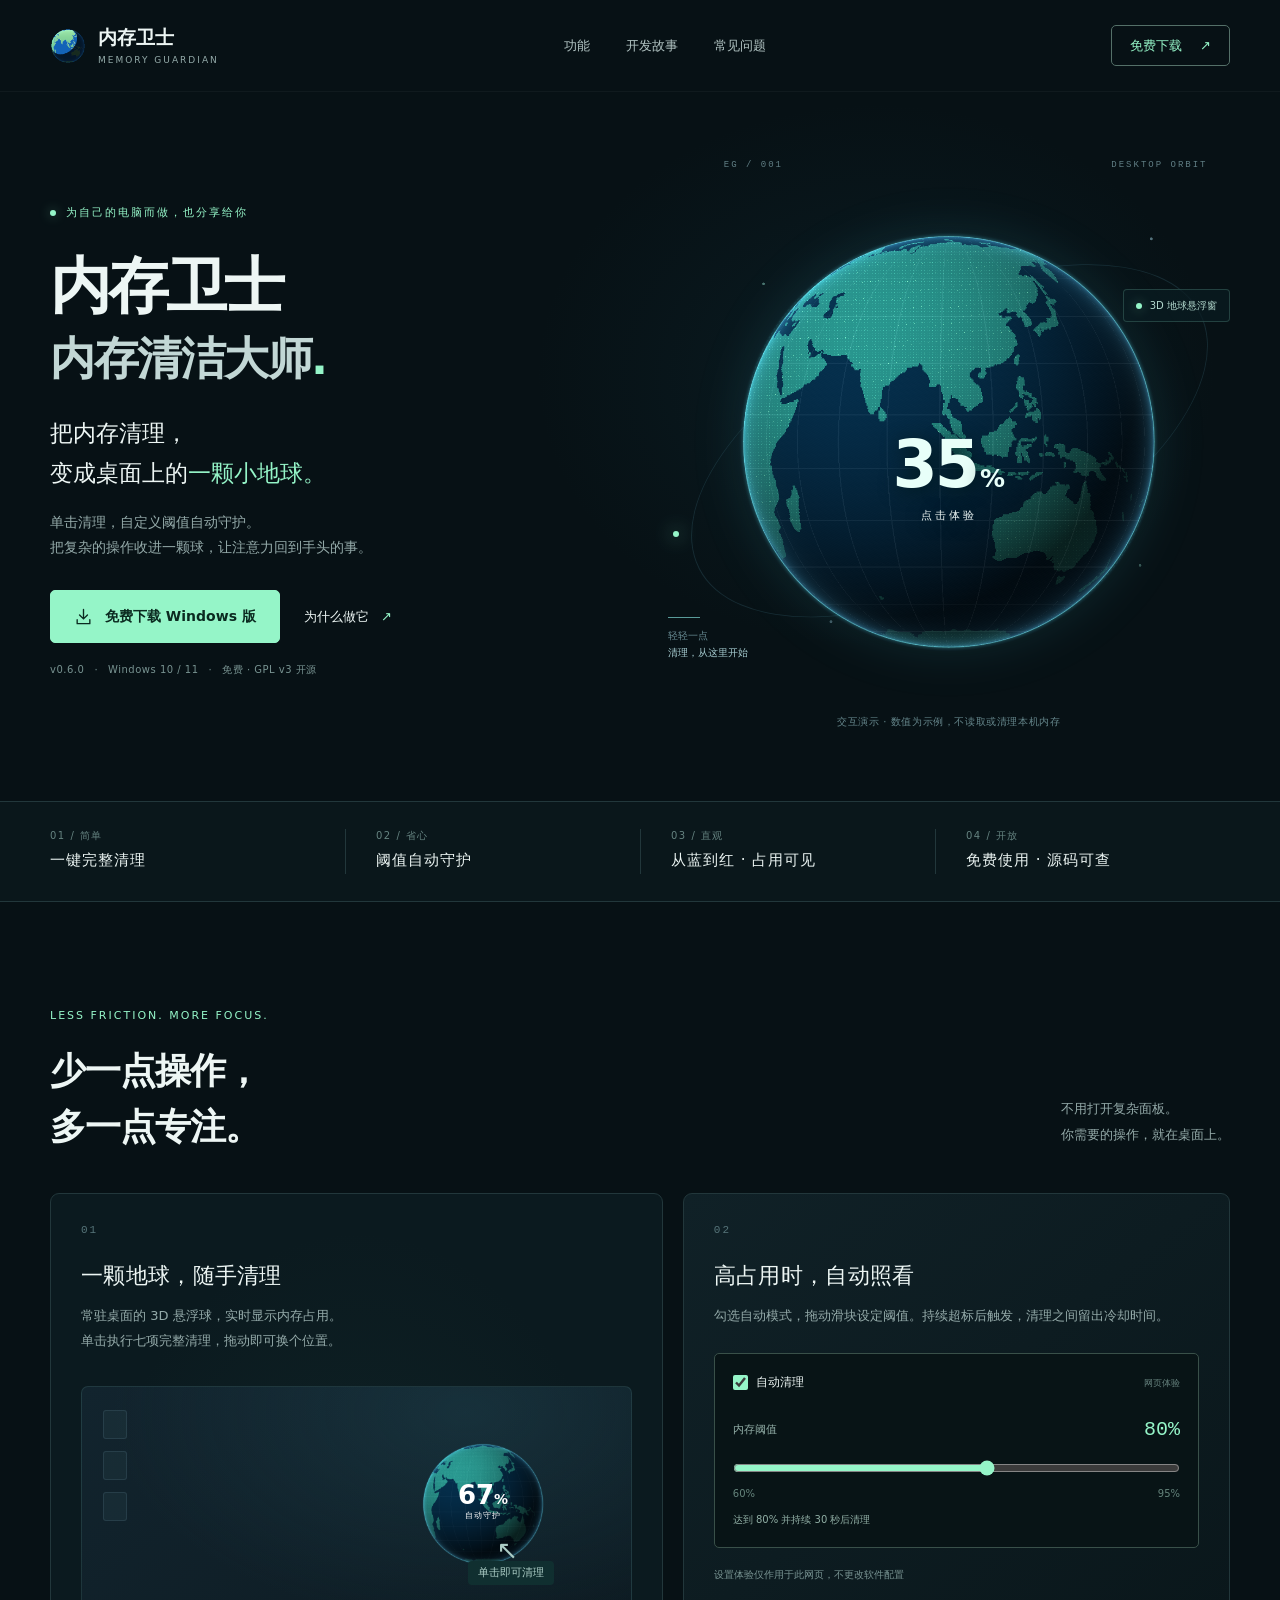
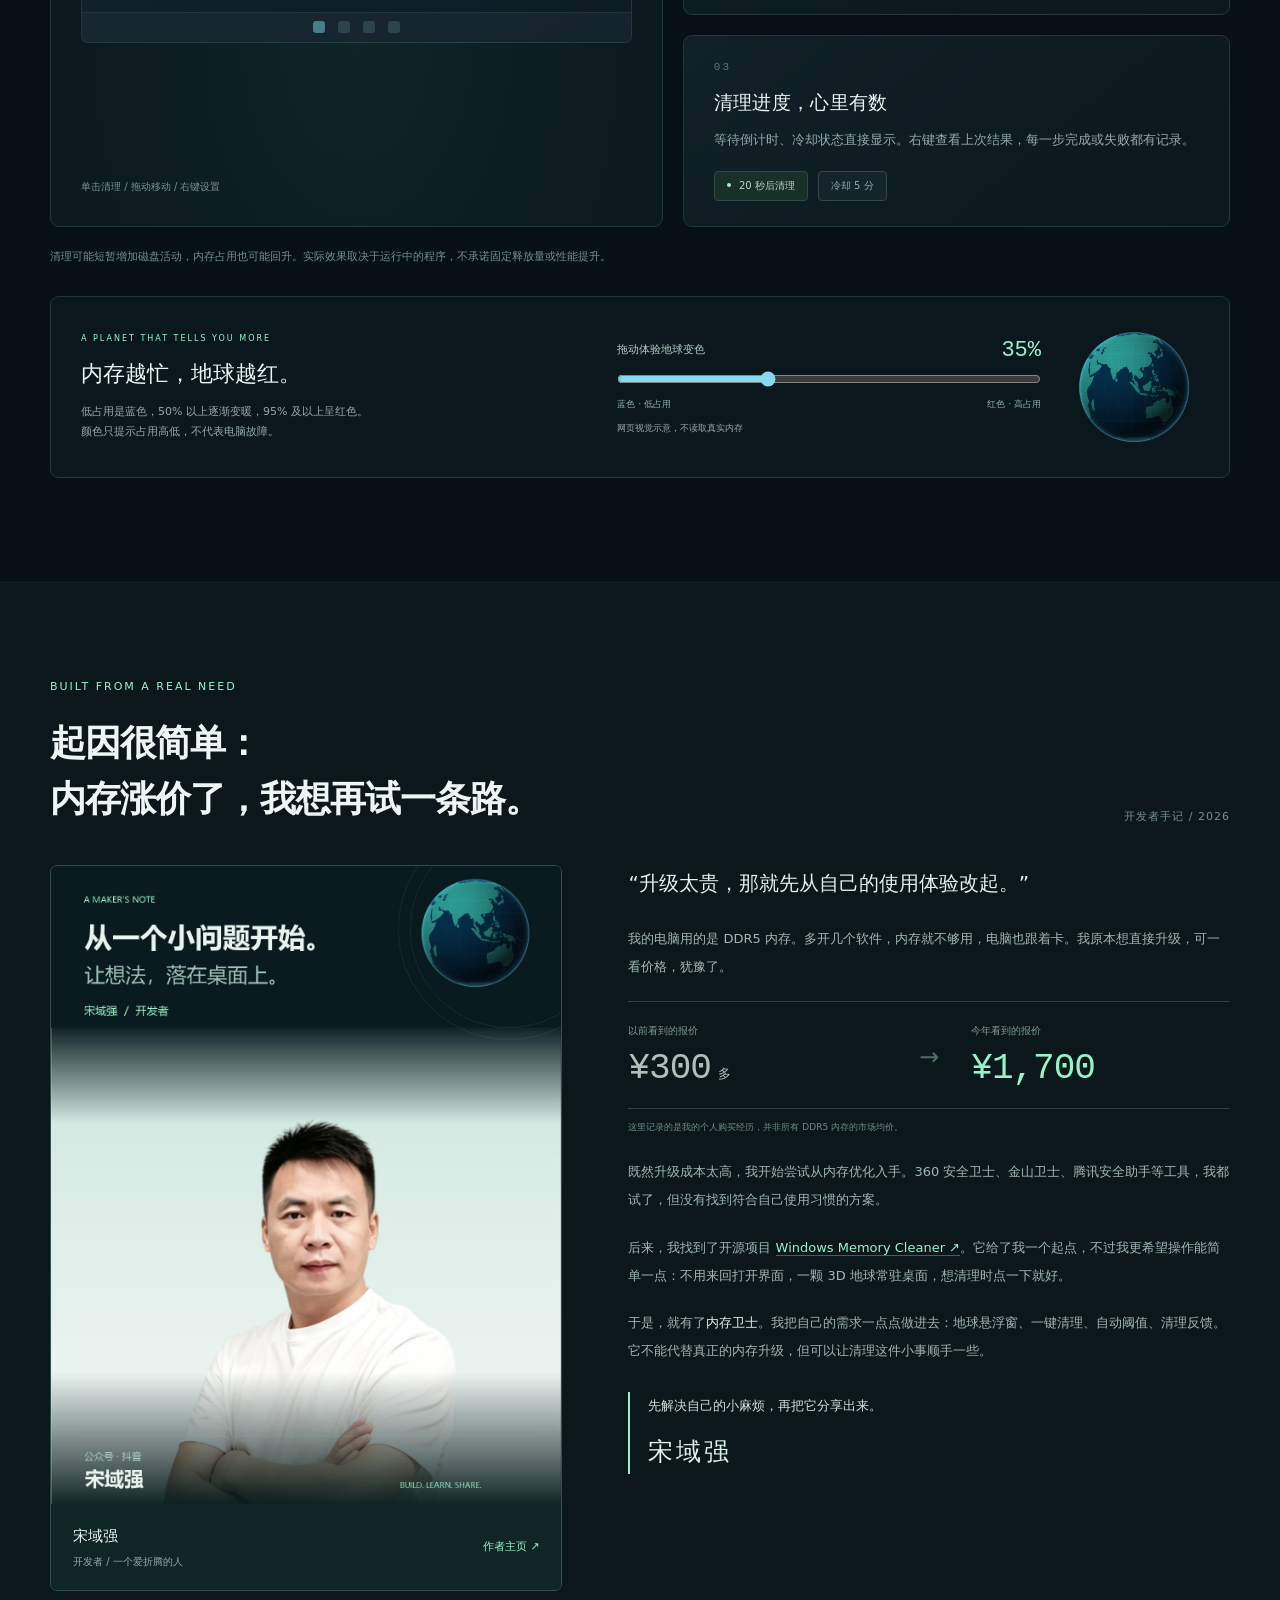
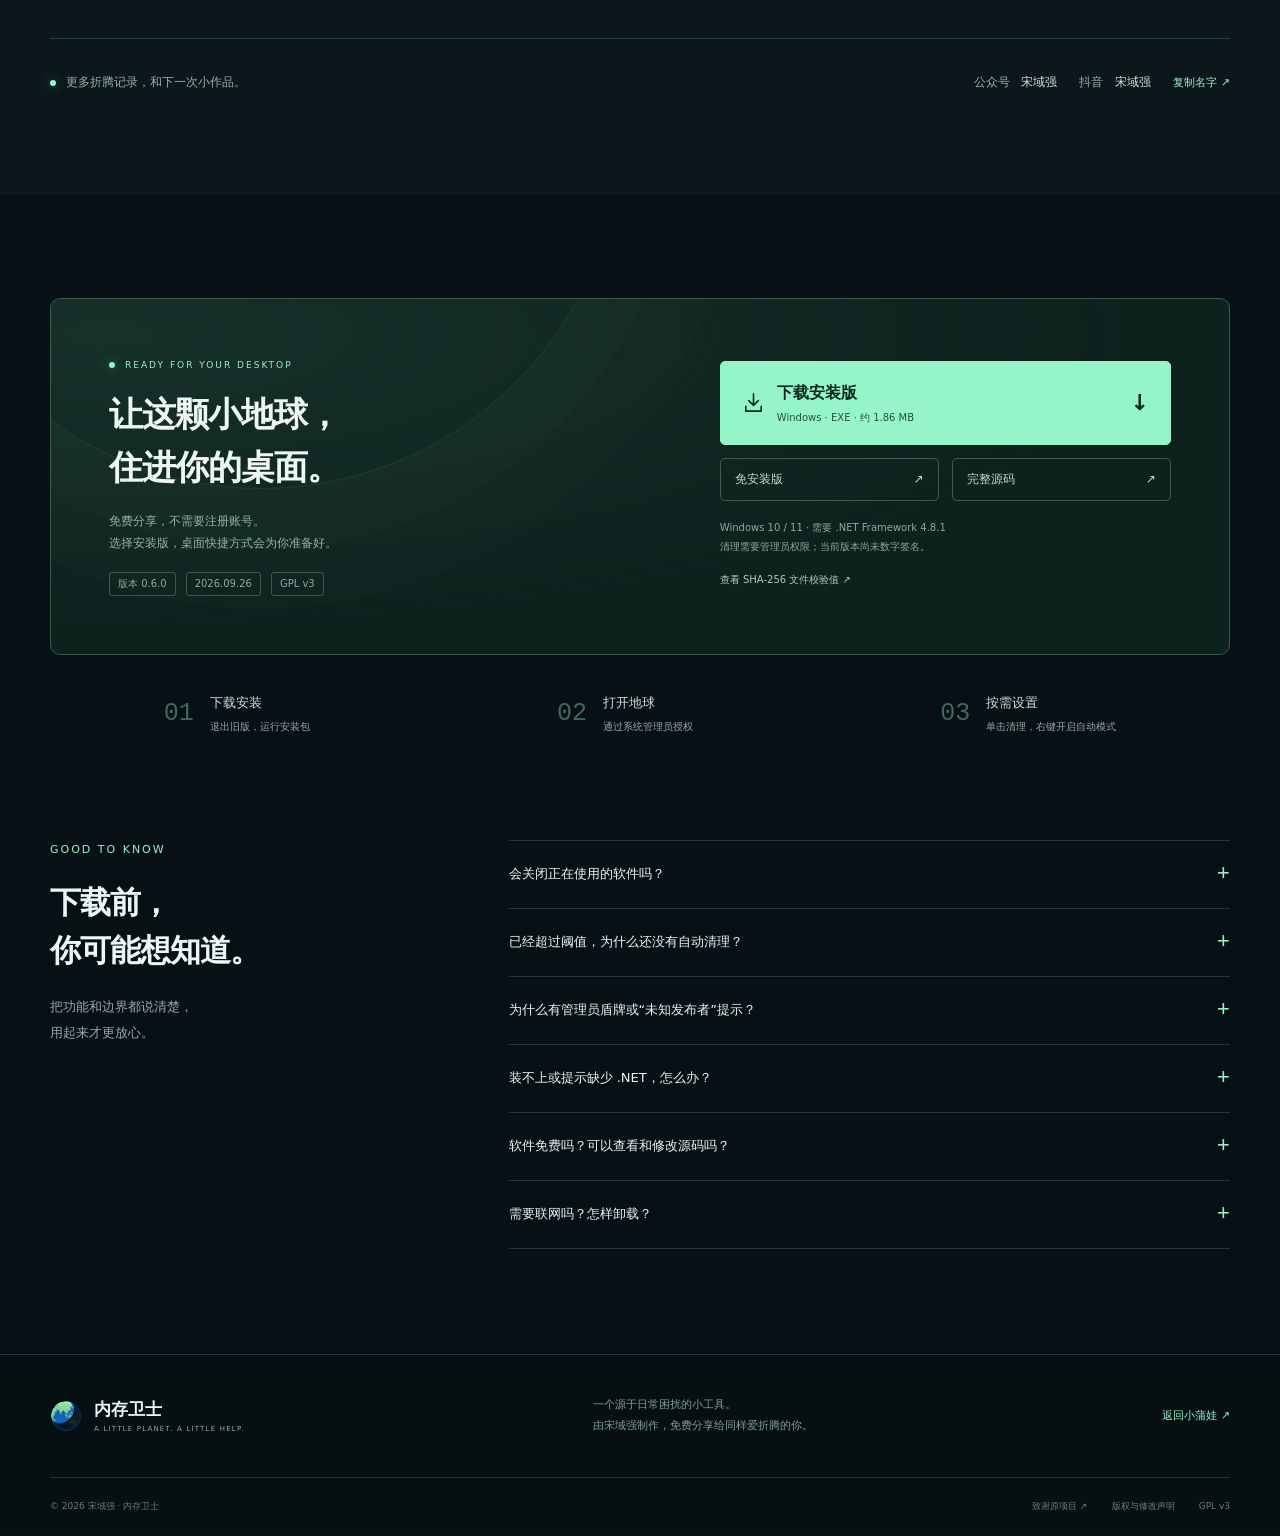
<file: website/earth-guardian/index.html>
<!doctype html>
<html lang="zh-CN">
<head>
  <meta charset="utf-8">
  <meta name="viewport" content="width=device-width, initial-scale=1">
  <meta name="theme-color" content="#071115">
  <title>内存卫士——内存清洁大师 | 宋域强的免费开源桌面工具</title>
  <meta name="description" content="内存卫士，一颗常驻 Windows 桌面的 3D 地球。单击清理内存，自定义阈值自动守护。宋域强基于 Windows Memory Cleaner 开发，免费开源，提供安装包和完整源码。">
  <meta property="og:title" content="内存卫士——内存清洁大师">
  <meta property="og:description" content="一颗小地球，守护你的桌面。宋域强的免费开源 Windows 内存清理工具。">
  <meta property="og:type" content="website">
  <meta property="og:url" content="https://www.xiaopuwa.com/earth-guardian/">
  <meta property="og:image" content="https://www.xiaopuwa.com/earth-guardian/assets/developer-poster.jpg">
  <link rel="icon" href="assets/favicon.ico">
  <link rel="stylesheet" href="assets/style.css">
  <script src="assets/app.js" defer></script>
</head>
<body>
<a class="skip-link" href="#main">跳到主要内容</a>
<header class="site-header">
  <div class="wrap nav-inner">
    <a class="brand" href="#" aria-label="内存卫士首页"><img src="assets/favicon.ico" width="36" height="36" alt=""><span>内存卫士<small>MEMORY GUARDIAN</small></span></a>
    <nav aria-label="主导航"><a href="#features">功能</a><a href="#story">开发故事</a><a href="#faq">常见问题</a></nav>
    <a class="nav-download" href="#download">免费下载 <span aria-hidden="true">↗</span></a>
  </div>
</header>
<main id="main">
  <section class="hero wrap" aria-labelledby="hero-title">
    <div class="hero-copy">
      <div class="eyebrow"><span class="status-dot"></span> 为自己的电脑而做，也分享给你</div>
      <h1 id="hero-title">内存卫士<span>内存清洁大师<span class="title-dot">.</span></span></h1>
      <p class="hero-lead">把内存清理，<br>变成桌面上的<span class="highlight">一颗小地球。</span></p>
      <p class="hero-description">单击清理，自定义阈值自动守护。<br>把复杂的操作收进一颗球，让注意力回到手头的事。</p>
      <div class="hero-actions"><a class="button primary" href="downloads/MemoryGuardian-0.6.0-Setup.exe" download><svg viewBox="0 0 24 24" aria-hidden="true"><path d="M12 3v12m-5-5 5 5 5-5M4 16v5h16v-5"/></svg>免费下载 Windows 版</a><a class="text-link" href="#story">为什么做它 <span aria-hidden="true">↗</span></a></div>
      <div class="release-meta"><span>v0.6.0</span><span>Windows 10 / 11</span><span>免费 · GPL v3 开源</span></div>
    </div>
    <div class="planet-scene">
      <div class="space-coordinate top-coordinate" aria-hidden="true">EG / 001 <span>DESKTOP ORBIT</span></div>
      <div class="orbit orbit-one" aria-hidden="true"></div><div class="orbit orbit-two" aria-hidden="true"></div>
      <div class="orbit-node" aria-hidden="true"></div>
      <button class="planet-button" id="planet-demo" aria-label="体验地球清理动画，仅为网页演示" disabled>
        <img class="planet" src="assets/earth.png" width="900" height="900" alt="青蓝色的立体地球，亚洲朝向前方" fetchpriority="high">
        <span class="planet-label"><span class="planet-percent">67<span>%</span></span><span id="planet-state">点击体验</span></span>
      </button>
      <div class="orbit-note note-left"><i></i> 轻轻一点<br><strong>清理，从这里开始</strong></div>
      <div class="orbit-note note-right"><span class="status-dot"></span> 3D 地球悬浮窗</div>
      <p class="demo-caption" id="demo-caption" aria-live="polite">交互演示 · 数值为示例，不读取或清理本机内存</p>
      <noscript><p class="demo-caption">启用 JavaScript 可体验动画，所有下载链接仍可直接使用。</p></noscript>
    </div>
  </section>
  <div class="facts-strip"><div class="wrap facts"><div><span>01 / 简单</span><strong>一键完整清理</strong></div><div><span>02 / 省心</span><strong>阈值自动守护</strong></div><div><span>03 / 直观</span><strong>从蓝到红 · 占用可见</strong></div><div><span>04 / 开放</span><strong>免费使用 · 源码可查</strong></div></div></div>

  <section class="section wrap" id="features" aria-labelledby="features-title">
    <div class="section-heading"><div><p class="eyebrow">LESS FRICTION. MORE FOCUS.</p><h2 id="features-title">少一点操作，<br>多一点专注。</h2></div><p>不用打开复杂面板。<br>你需要的操作，就在桌面上。</p></div>
    <div class="feature-grid">
      <article class="feature feature-primary"><span class="feature-number">01</span><div><h3>一颗地球，随手清理</h3><p>常驻桌面的 3D 悬浮球，实时显示内存占用。<br>单击执行七项完整清理，拖动即可换个位置。</p></div><div class="desktop-demo" aria-label="桌面操作示意"><div class="desktop-lines"><span></span><span></span><span></span></div><img src="assets/earth.png" width="160" height="160" alt="桌面地球悬浮球示意" loading="lazy"><div class="desktop-percent">67<small>%</small><span>自动守护</span></div><div class="click-label"><span aria-hidden="true">↖</span> 单击即可清理</div><div class="desktop-taskbar"><i></i><i></i><i></i><i></i></div></div><span class="feature-foot">单击清理 / 拖动移动 / 右键设置</span></article>
      <article class="feature feature-auto"><span class="feature-number">02</span><h3>高占用时，自动照看</h3><p>勾选自动模式，拖动滑块设定阈值。持续超标后触发，清理之间留出冷却时间。</p><div class="auto-preview"><label class="check-label"><input id="auto-preview" type="checkbox" checked>自动清理<span>网页体验</span></label><div class="threshold-row"><label for="threshold-preview">内存阈值</label><output id="threshold-value" for="threshold-preview">80%</output></div><input type="range" id="threshold-preview" min="60" max="95" value="80" step="1" aria-describedby="threshold-description"><div class="range-labels"><span>60%</span><span>95%</span></div><p id="threshold-description" aria-live="polite">达到 80% 并持续 30 秒后清理</p></div><span class="feature-foot">设置体验仅作用于此网页，不更改软件配置</span></article>
      <article class="feature feature-compact"><span class="feature-number">03</span><div><h3>清理进度，心里有数</h3><p>等待倒计时、冷却状态直接显示。右键查看上次结果，每一步完成或失败都有记录。</p></div><div class="status-pills"><span><i></i> 20 秒后清理</span><span>冷却 5 分</span></div></article>
    </div>
    <p class="feature-note">清理可能短暂增加磁盘活动，内存占用也可能回升。实际效果取决于运行中的程序，不承诺固定释放量或性能提升。</p>
    <div class="pressure-demo"><div><span class="eyebrow">A PLANET THAT TELLS YOU MORE</span><h3>内存越忙，地球越红。</h3><p>低占用是蓝色，50% 以上逐渐变暖，95% 及以上呈红色。<br>颜色只提示占用高低，不代表电脑故障。</p></div><div class="pressure-control"><label for="pressure-preview">拖动体验地球变色 <output id="pressure-value" for="pressure-preview">35%</output></label><input id="pressure-preview" type="range" min="0" max="100" value="35" aria-describedby="pressure-note"><div class="pressure-scale"><span>蓝色 · 低占用</span><span>红色 · 高占用</span></div><p id="pressure-note">网页视觉示意，不读取真实内存</p></div><img id="pressure-earth" src="assets/earth.png" alt="低内存占用的蓝色地球示意" width="150" height="150" loading="lazy"></div>
  </section>

  <section class="story-section" id="story" aria-labelledby="story-title"><div class="wrap">
    <div class="section-heading"><div><p class="eyebrow">BUILT FROM A REAL NEED</p><h2 id="story-title">起因很简单：<br>内存涨价了，我想再试一条路。</h2></div><span class="story-index">开发者手记 / 2026</span></div>
    <div class="story-grid">
      <figure class="author-poster"><img src="assets/developer-poster.jpg" width="1200" height="1500" alt="宋域强开发者海报：从一个小问题开始，让想法落在桌面上。公众号、抖音：宋域强。" loading="lazy"><figcaption><span>宋域强 <small>开发者 / 一个爱折腾的人</small></span><a href="https://blog.csdn.net/syq10086?type=blog" target="_blank" rel="noopener noreferrer" aria-label="访问宋域强的作者主页（新窗口）">作者主页 ↗</a></figcaption></figure>
      <div class="story-copy"><p class="story-intro">“升级太贵，那就先从自己的使用体验改起。”</p><p>我的电脑用的是 DDR5 内存。多开几个软件，内存就不够用，电脑也跟着卡。我原本想直接升级，可一看价格，犹豫了。</p><div class="price-story"><div><span>以前看到的报价</span><strong>¥300<small>多</small></strong></div><span class="price-arrow" aria-hidden="true">→</span><div><span>今年看到的报价</span><strong>¥1,700</strong></div></div><p class="price-note">这里记录的是我的个人购买经历，并非所有 DDR5 内存的市场均价。</p><p>既然升级成本太高，我开始尝试从内存优化入手。360 安全卫士、金山卫士、腾讯安全助手等工具，我都试了，但没有找到符合自己使用习惯的方案。</p><p>后来，我找到了开源项目 <a href="https://github.com/IgorMundstein/WinMemoryCleaner" target="_blank" rel="noopener noreferrer">Windows Memory Cleaner ↗</a>。它给了我一个起点，不过我更希望操作能简单一点：不用来回打开界面，一颗 3D 地球常驻桌面，想清理时点一下就好。</p><p>于是，就有了<strong>内存卫士</strong>。我把自己的需求一点点做进去：地球悬浮窗、一键清理、自动阈值、清理反馈。它不能代替真正的内存升级，但可以让清理这件小事顺手一些。</p><div class="story-signoff"><span>先解决自己的小麻烦，再把它分享出来。</span><strong>宋域强</strong></div></div>
    </div>
    <div class="social-row"><div><span class="status-dot"></span><span>更多折腾记录，和下一次小作品。</span></div><div><span>公众号 <strong>宋域强</strong></span><span>抖音 <strong>宋域强</strong></span><button class="copy-name" type="button">复制名字 ↗</button></div><span class="sr-only" id="copy-status" role="status"></span></div>
  </div></section>

  <section class="section wrap" id="download" aria-labelledby="download-title">
    <div class="download-panel"><div class="download-orbit" aria-hidden="true"></div><div class="download-copy"><p class="eyebrow"><span class="status-dot"></span> READY FOR YOUR DESKTOP</p><h2 id="download-title">让这颗小地球，<br>住进你的桌面。</h2><p>免费分享，不需要注册账号。<br>选择安装版，桌面快捷方式会为你准备好。</p><div class="download-tags"><span>版本 0.6.0</span><span>2026.09.26</span><span>GPL v3</span></div></div><div class="download-options"><a class="button primary download-main" href="downloads/MemoryGuardian-0.6.0-Setup.exe" download><svg viewBox="0 0 24 24" aria-hidden="true"><path d="M12 3v12m-5-5 5 5 5-5M4 16v5h16v-5"/></svg><span>下载安装版<small>Windows · EXE · 约 1.86 MB</small></span><span aria-hidden="true">↓</span></a><div class="alternative-downloads"><a href="downloads/MemoryGuardian-0.6.0-windows.zip" download>免安装版 <span>↗</span></a><a href="downloads/MemoryGuardian-0.6.0-source.zip" download>完整源码 <span>↗</span></a></div><p class="requirements">Windows 10 / 11 · 需要 .NET Framework 4.8.1<br>清理需要管理员权限；当前版本尚未数字签名。</p><a class="checksum-link" href="downloads/SHA256SUMS.txt" target="_blank" rel="noopener">查看 SHA-256 文件校验值 ↗</a></div></div>
    <div class="quick-start"><div><b>01</b><span><strong>下载安装</strong>退出旧版，运行安装包</span></div><div><b>02</b><span><strong>打开地球</strong>通过系统管理员授权</span></div><div><b>03</b><span><strong>按需设置</strong>单击清理，右键开启自动模式</span></div></div>
  </section>

  <section class="faq-section wrap" id="faq" aria-labelledby="faq-title"><div class="faq-heading"><p class="eyebrow">GOOD TO KNOW</p><h2 id="faq-title">下载前，<br>你可能想知道。</h2><p>把功能和边界都说清楚，<br>用起来才更放心。</p></div><div class="faq-list">
    <details><summary>会关闭正在使用的软件吗？<span aria-hidden="true">+</span></summary><p>程序不会主动结束进程或关闭窗口。清理工作集与缓存后，软件再次读取数据可能短暂卡顿，磁盘活动也可能增加；不能保证所有任务都不受影响。重要的渲染、计算或实时任务运行期间，建议暂时关闭自动清理。</p></details>
    <details><summary>已经超过阈值，为什么还没有自动清理？<span aria-hidden="true">+</span></summary><p>内存占用需要连续达到阈值 30 秒，且不处于冷却期。手动或自动清理后都会进入冷却，默认 10 分钟。新版球上会显示倒计时或“冷却 X 分”，右键可查看详细状态。建议从默认的 80%、均衡模式开始使用。</p></details>
    <details><summary>为什么有管理员盾牌或“未知发布者”提示？<span aria-hidden="true">+</span></summary><p>部分系统内存清理操作需要管理员权限，因此快捷方式带有盾牌。当前版本尚未购买或获得受信任的代码签名证书，Windows 可能显示“未知发布者”或 SmartScreen 提醒。请确认下载来源，可对照本页校验值和源码核验；不确定时先取消运行，无需关闭系统安全防护。</p></details>
    <details><summary>装不上或提示缺少 .NET，怎么办？<span aria-hidden="true">+</span></summary><p>安装包会检查 .NET Framework 4.8.1。请从 <a href="https://dotnet.microsoft.com/zh-cn/download/dotnet-framework/net481" target="_blank" rel="noopener noreferrer">微软官方网站 ↗</a> 获取运行时；较早的 Windows 10 版本可能需要先更新系统。暂不提供 macOS、Linux 或手机安装版。</p></details>
    <details><summary>软件免费吗？可以查看和修改源码吗？<span aria-hidden="true">+</span></summary><p>本页面提供免费下载。内存卫士基于 Igor Mundstein 及贡献者的 Windows Memory Cleaner 二次开发，按 GNU GPL v3 分发。你可以按许可证使用、研究、修改和再分发；分发衍生版本时需保留许可与版权声明，并履行提供对应源码等义务。<a href="downloads/LICENSE">查看 GPL v3 许可证 ↗</a></p></details>
    <details><summary>需要联网吗？怎样卸载？<span aria-hidden="true">+</span></summary><p>内存清理在本机执行，不需要注册或上传内存数据；点击作者主页会打开外部网站。安装版可在 Windows“设置 → 应用”或开始菜单中卸载，个人配置会保留。免安装版退出程序、关闭其登录启动选项后，可删除程序文件。</p></details>
  </div></section>
</main>
<footer class="footer"><div class="wrap footer-top"><a class="brand" href="#"><img src="assets/favicon.ico" width="32" height="32" alt=""><span>内存卫士<small>A LITTLE PLANET. A LITTLE HELP.</small></span></a><p>一个源于日常困扰的小工具。<br>由宋域强制作，免费分享给同样爱折腾的你。</p><a href="https://www.xiaopuwa.com/">返回小蒲娃 ↗</a></div><div class="wrap footer-bottom"><span>© 2026 宋域强 · 内存卫士</span><div><a href="https://github.com/IgorMundstein/WinMemoryCleaner" target="_blank" rel="noopener noreferrer">致谢原项目 ↗</a><a href="downloads/NOTICE.md">版权与修改声明</a><a href="downloads/LICENSE">GPL v3</a></div></div></footer>
</body>
</html>
</file>
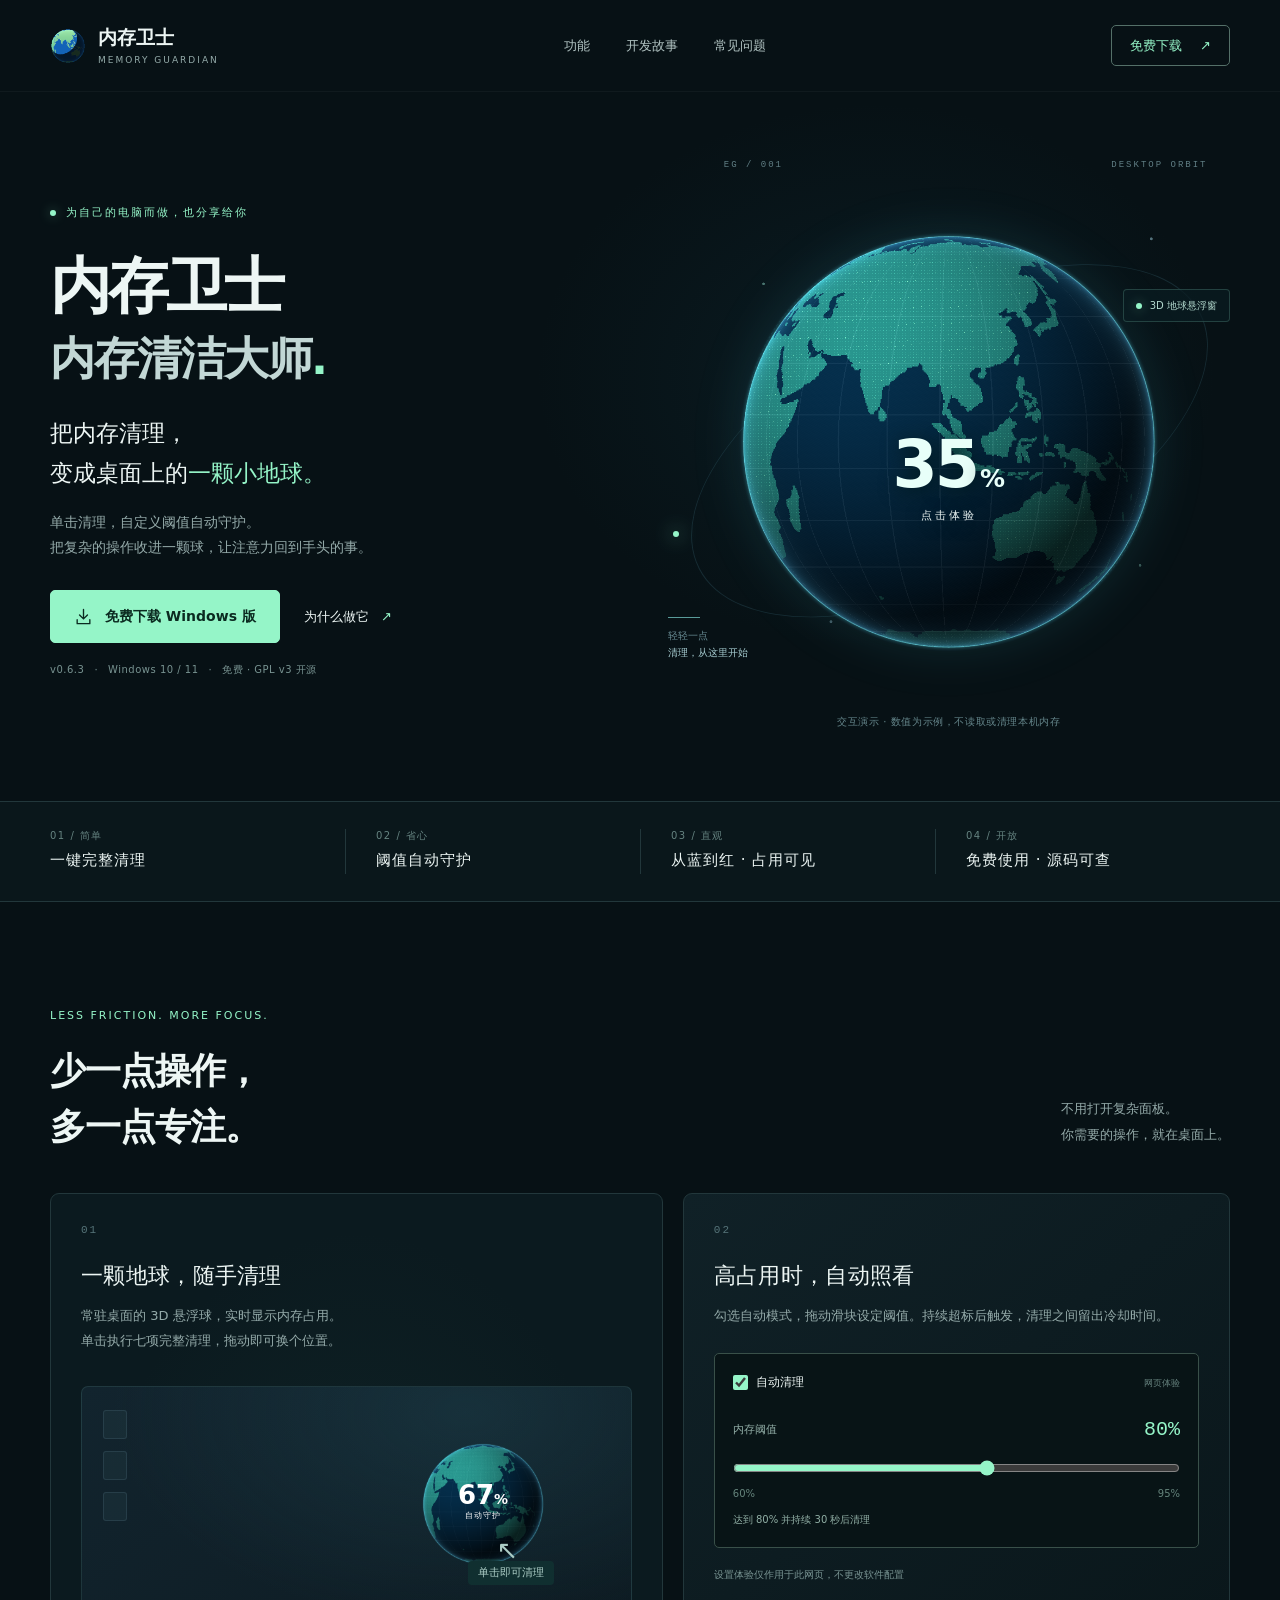
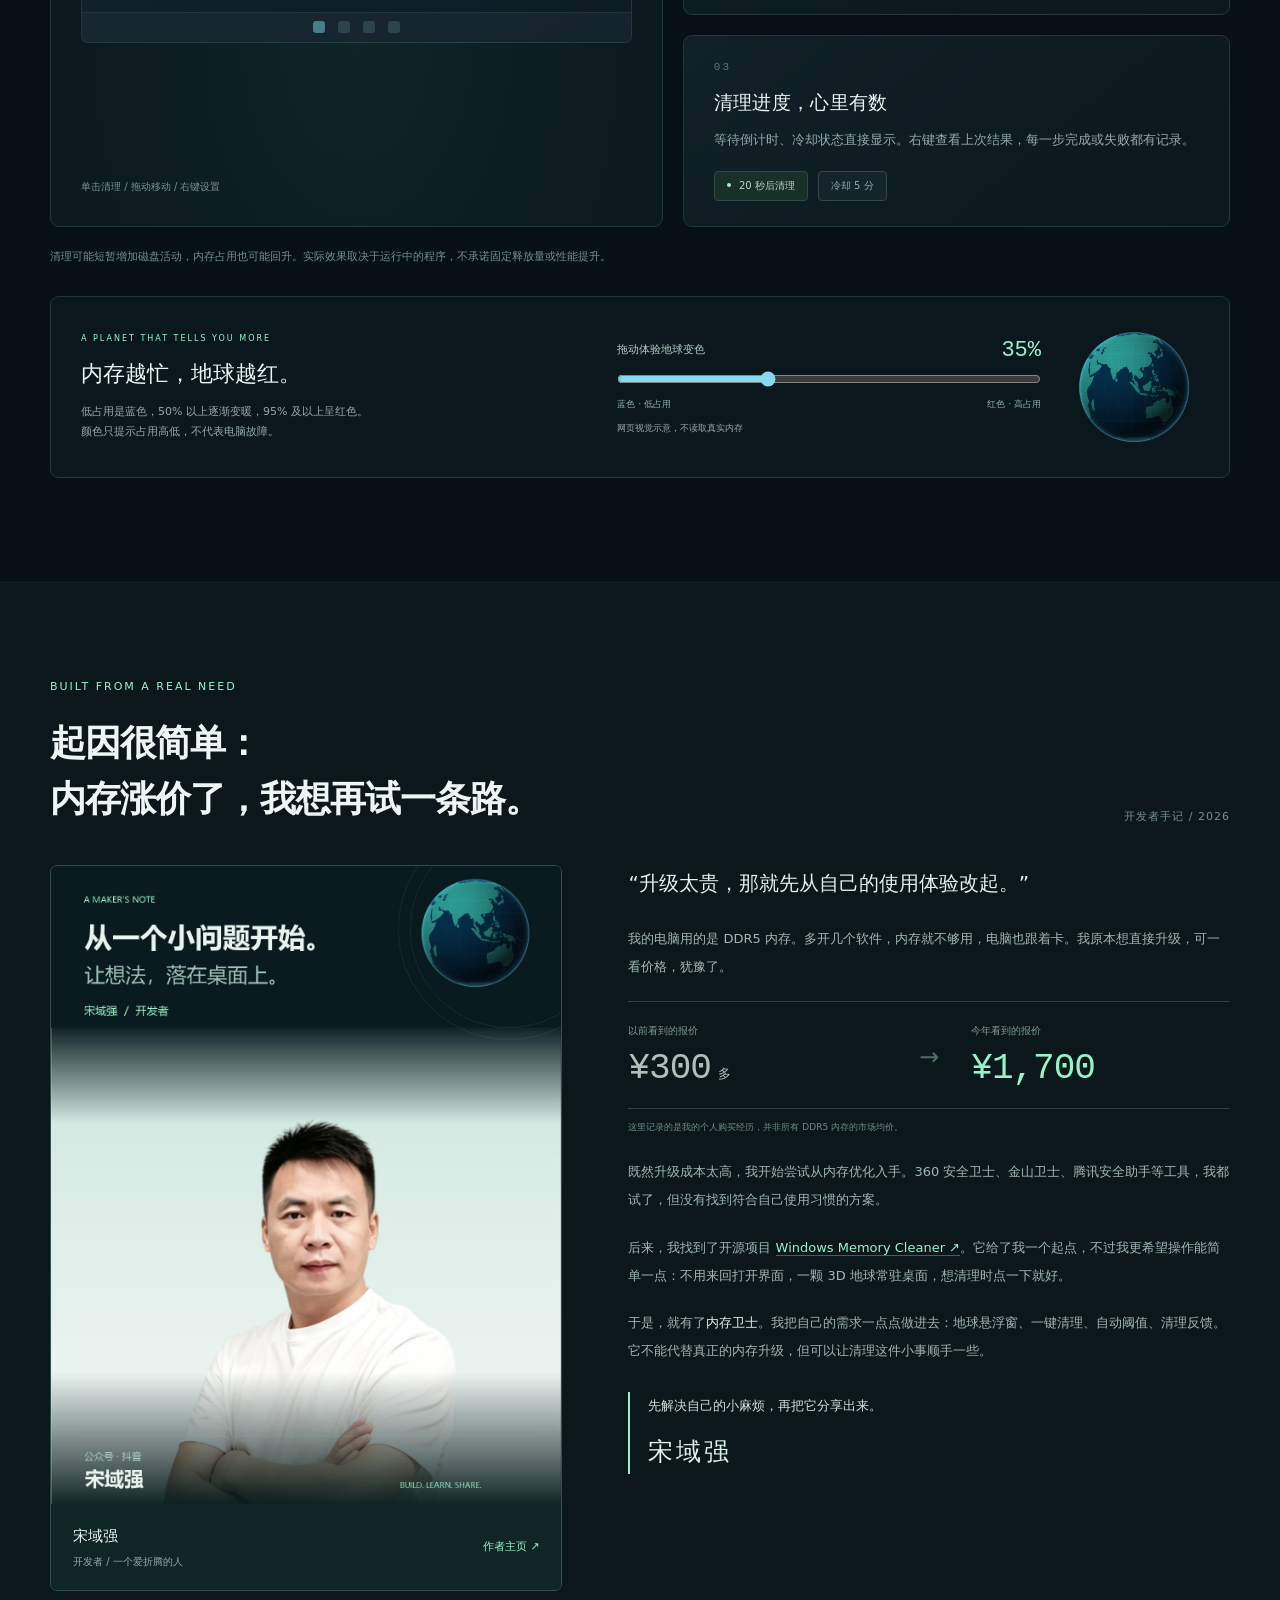
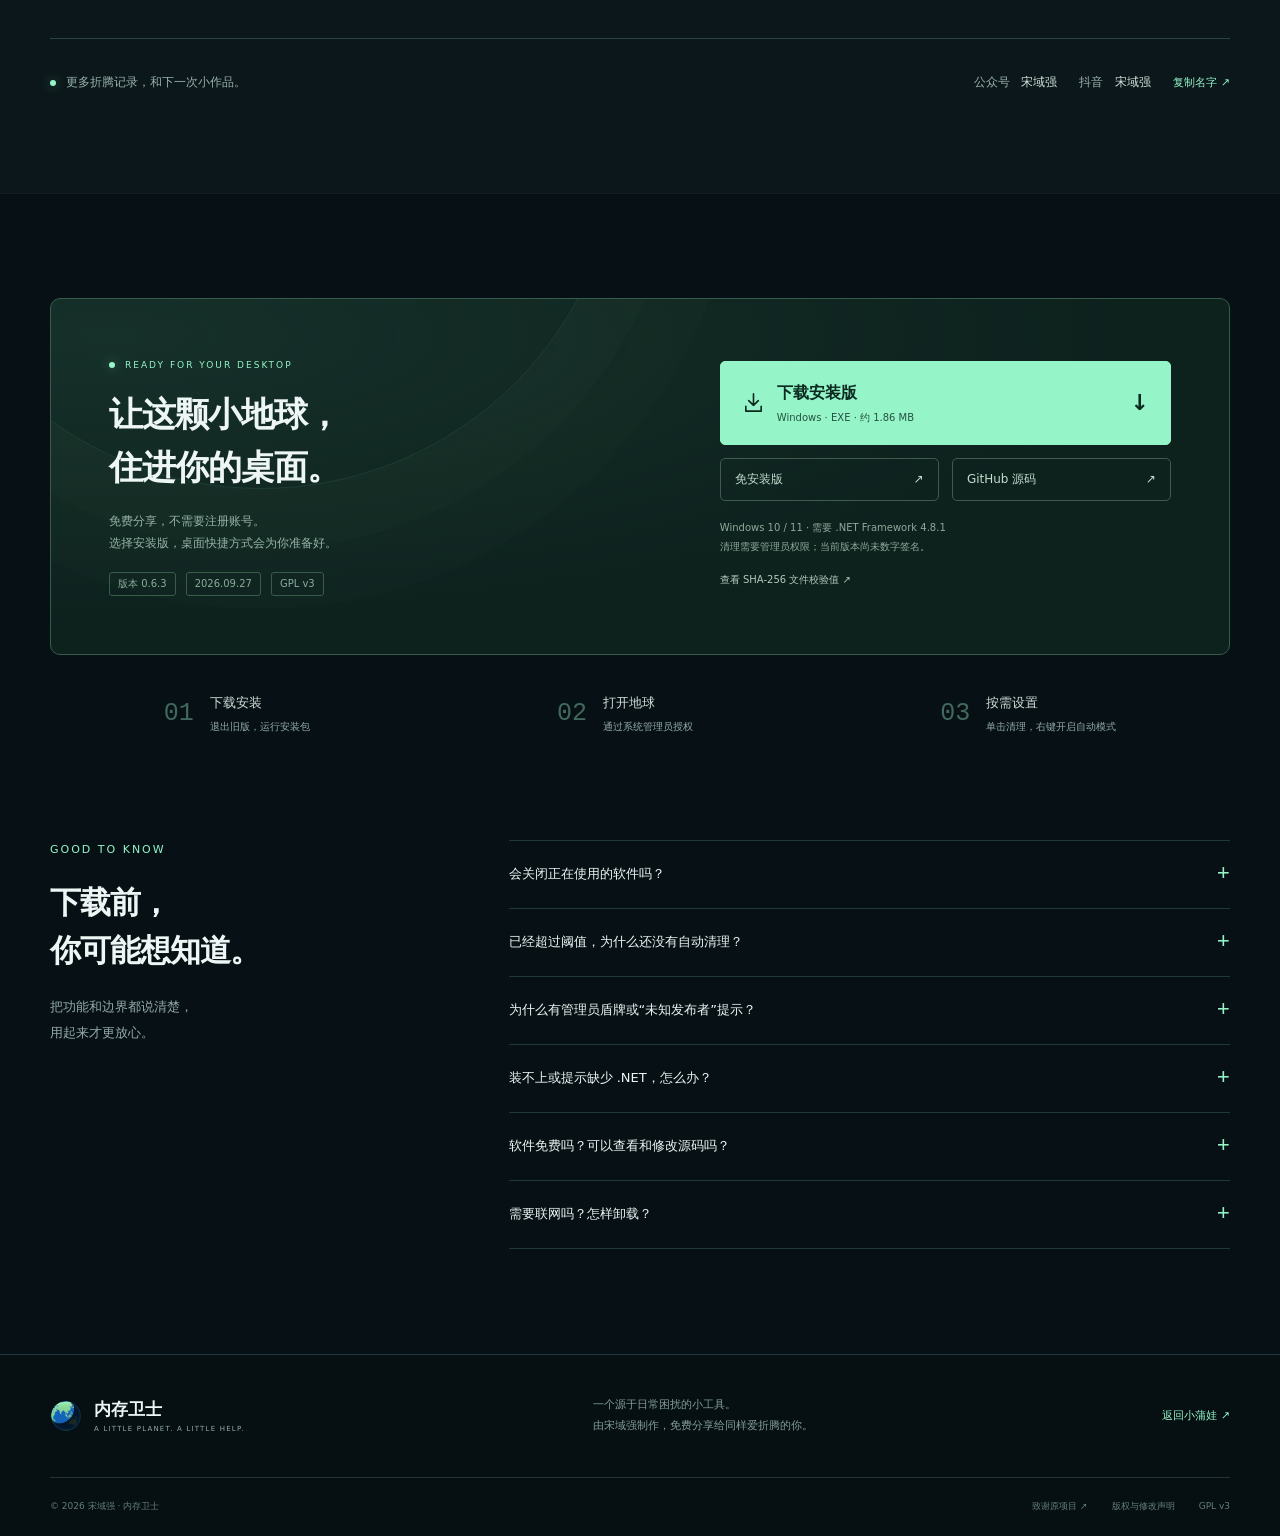
<file: website/memory-guardian/index.html>
<!doctype html>
<html lang="zh-CN">
<head>
  <meta charset="utf-8">
  <meta name="viewport" content="width=device-width, initial-scale=1">
  <meta name="theme-color" content="#071115">
  <title>内存卫士——内存清洁大师 | 宋域强的免费开源桌面工具</title>
  <meta name="description" content="内存卫士，一颗常驻 Windows 桌面的 3D 地球。单击清理内存，自定义阈值自动守护。宋域强基于 Windows Memory Cleaner 开发，免费开源，提供安装包和完整源码。">
  <meta property="og:title" content="内存卫士——内存清洁大师">
  <meta property="og:description" content="一颗小地球，守护你的桌面。宋域强的免费开源 Windows 内存清理工具。">
  <meta property="og:type" content="website">
  <meta property="og:url" content="https://www.xiaopuwa.com/memory-guardian/">
  <meta property="og:image" content="https://www.xiaopuwa.com/memory-guardian/assets/developer-poster.jpg">
  <link rel="icon" href="assets/favicon.ico">
  <link rel="stylesheet" href="assets/style.css">
  <script src="assets/app.js" defer></script>
</head>
<body>
<a class="skip-link" href="#main">跳到主要内容</a>
<header class="site-header">
  <div class="wrap nav-inner">
    <a class="brand" href="#" aria-label="内存卫士首页"><img src="assets/favicon.ico" width="36" height="36" alt=""><span>内存卫士<small>MEMORY GUARDIAN</small></span></a>
    <nav aria-label="主导航"><a href="#features">功能</a><a href="#story">开发故事</a><a href="#faq">常见问题</a></nav>
    <a class="nav-download" href="#download">免费下载 <span aria-hidden="true">↗</span></a>
  </div>
</header>
<main id="main">
  <section class="hero wrap" aria-labelledby="hero-title">
    <div class="hero-copy">
      <div class="eyebrow"><span class="status-dot"></span> 为自己的电脑而做，也分享给你</div>
      <h1 id="hero-title">内存卫士<span>内存清洁大师<span class="title-dot">.</span></span></h1>
      <p class="hero-lead">把内存清理，<br>变成桌面上的<span class="highlight">一颗小地球。</span></p>
      <p class="hero-description">单击清理，自定义阈值自动守护。<br>把复杂的操作收进一颗球，让注意力回到手头的事。</p>
      <div class="hero-actions"><a class="button primary" href="downloads/MemoryGuardian-0.6.3-Setup.exe" download><svg viewBox="0 0 24 24" aria-hidden="true"><path d="M12 3v12m-5-5 5 5 5-5M4 16v5h16v-5"/></svg>免费下载 Windows 版</a><a class="text-link" href="#story">为什么做它 <span aria-hidden="true">↗</span></a></div>
      <div class="release-meta"><span>v0.6.3</span><span>Windows 10 / 11</span><span>免费 · GPL v3 开源</span></div>
    </div>
    <div class="planet-scene">
      <div class="space-coordinate top-coordinate" aria-hidden="true">EG / 001 <span>DESKTOP ORBIT</span></div>
      <div class="orbit orbit-one" aria-hidden="true"></div><div class="orbit orbit-two" aria-hidden="true"></div>
      <div class="orbit-node" aria-hidden="true"></div>
      <button class="planet-button" id="planet-demo" aria-label="体验地球清理动画，仅为网页演示" disabled>
        <img class="planet" src="assets/earth.png" width="900" height="900" alt="青蓝色的立体地球，亚洲朝向前方" fetchpriority="high">
        <span class="planet-label"><span class="planet-percent">67<span>%</span></span><span id="planet-state">点击体验</span></span>
      </button>
      <div class="orbit-note note-left"><i></i> 轻轻一点<br><strong>清理，从这里开始</strong></div>
      <div class="orbit-note note-right"><span class="status-dot"></span> 3D 地球悬浮窗</div>
      <p class="demo-caption" id="demo-caption" aria-live="polite">交互演示 · 数值为示例，不读取或清理本机内存</p>
      <noscript><p class="demo-caption">启用 JavaScript 可体验动画，所有下载链接仍可直接使用。</p></noscript>
    </div>
  </section>
  <div class="facts-strip"><div class="wrap facts"><div><span>01 / 简单</span><strong>一键完整清理</strong></div><div><span>02 / 省心</span><strong>阈值自动守护</strong></div><div><span>03 / 直观</span><strong>从蓝到红 · 占用可见</strong></div><div><span>04 / 开放</span><strong>免费使用 · 源码可查</strong></div></div></div>

  <section class="section wrap" id="features" aria-labelledby="features-title">
    <div class="section-heading"><div><p class="eyebrow">LESS FRICTION. MORE FOCUS.</p><h2 id="features-title">少一点操作，<br>多一点专注。</h2></div><p>不用打开复杂面板。<br>你需要的操作，就在桌面上。</p></div>
    <div class="feature-grid">
      <article class="feature feature-primary"><span class="feature-number">01</span><div><h3>一颗地球，随手清理</h3><p>常驻桌面的 3D 悬浮球，实时显示内存占用。<br>单击执行七项完整清理，拖动即可换个位置。</p></div><div class="desktop-demo" aria-label="桌面操作示意"><div class="desktop-lines"><span></span><span></span><span></span></div><img src="assets/earth.png" width="160" height="160" alt="桌面地球悬浮球示意" loading="lazy"><div class="desktop-percent">67<small>%</small><span>自动守护</span></div><div class="click-label"><span aria-hidden="true">↖</span> 单击即可清理</div><div class="desktop-taskbar"><i></i><i></i><i></i><i></i></div></div><span class="feature-foot">单击清理 / 拖动移动 / 右键设置</span></article>
      <article class="feature feature-auto"><span class="feature-number">02</span><h3>高占用时，自动照看</h3><p>勾选自动模式，拖动滑块设定阈值。持续超标后触发，清理之间留出冷却时间。</p><div class="auto-preview"><label class="check-label"><input id="auto-preview" type="checkbox" checked>自动清理<span>网页体验</span></label><div class="threshold-row"><label for="threshold-preview">内存阈值</label><output id="threshold-value" for="threshold-preview">80%</output></div><input type="range" id="threshold-preview" min="60" max="95" value="80" step="1" aria-describedby="threshold-description"><div class="range-labels"><span>60%</span><span>95%</span></div><p id="threshold-description" aria-live="polite">达到 80% 并持续 30 秒后清理</p></div><span class="feature-foot">设置体验仅作用于此网页，不更改软件配置</span></article>
      <article class="feature feature-compact"><span class="feature-number">03</span><div><h3>清理进度，心里有数</h3><p>等待倒计时、冷却状态直接显示。右键查看上次结果，每一步完成或失败都有记录。</p></div><div class="status-pills"><span><i></i> 20 秒后清理</span><span>冷却 5 分</span></div></article>
    </div>
    <p class="feature-note">清理可能短暂增加磁盘活动，内存占用也可能回升。实际效果取决于运行中的程序，不承诺固定释放量或性能提升。</p>
    <div class="pressure-demo"><div><span class="eyebrow">A PLANET THAT TELLS YOU MORE</span><h3>内存越忙，地球越红。</h3><p>低占用是蓝色，50% 以上逐渐变暖，95% 及以上呈红色。<br>颜色只提示占用高低，不代表电脑故障。</p></div><div class="pressure-control"><label for="pressure-preview">拖动体验地球变色 <output id="pressure-value" for="pressure-preview">35%</output></label><input id="pressure-preview" type="range" min="0" max="100" value="35" aria-describedby="pressure-note"><div class="pressure-scale"><span>蓝色 · 低占用</span><span>红色 · 高占用</span></div><p id="pressure-note">网页视觉示意，不读取真实内存</p></div><img id="pressure-earth" src="assets/earth.png" alt="低内存占用的蓝色地球示意" width="150" height="150" loading="lazy"></div>
  </section>

  <section class="story-section" id="story" aria-labelledby="story-title"><div class="wrap">
    <div class="section-heading"><div><p class="eyebrow">BUILT FROM A REAL NEED</p><h2 id="story-title">起因很简单：<br>内存涨价了，我想再试一条路。</h2></div><span class="story-index">开发者手记 / 2026</span></div>
    <div class="story-grid">
      <figure class="author-poster"><img src="assets/developer-poster.jpg" width="1200" height="1500" alt="宋域强开发者海报：从一个小问题开始，让想法落在桌面上。公众号、抖音：宋域强。" loading="lazy"><figcaption><span>宋域强 <small>开发者 / 一个爱折腾的人</small></span><a href="https://blog.csdn.net/syq10086?type=blog" target="_blank" rel="noopener noreferrer" aria-label="访问宋域强的作者主页（新窗口）">作者主页 ↗</a></figcaption></figure>
      <div class="story-copy"><p class="story-intro">“升级太贵，那就先从自己的使用体验改起。”</p><p>我的电脑用的是 DDR5 内存。多开几个软件，内存就不够用，电脑也跟着卡。我原本想直接升级，可一看价格，犹豫了。</p><div class="price-story"><div><span>以前看到的报价</span><strong>¥300<small>多</small></strong></div><span class="price-arrow" aria-hidden="true">→</span><div><span>今年看到的报价</span><strong>¥1,700</strong></div></div><p class="price-note">这里记录的是我的个人购买经历，并非所有 DDR5 内存的市场均价。</p><p>既然升级成本太高，我开始尝试从内存优化入手。360 安全卫士、金山卫士、腾讯安全助手等工具，我都试了，但没有找到符合自己使用习惯的方案。</p><p>后来，我找到了开源项目 <a href="https://github.com/IgorMundstein/WinMemoryCleaner" target="_blank" rel="noopener noreferrer">Windows Memory Cleaner ↗</a>。它给了我一个起点，不过我更希望操作能简单一点：不用来回打开界面，一颗 3D 地球常驻桌面，想清理时点一下就好。</p><p>于是，就有了<strong>内存卫士</strong>。我把自己的需求一点点做进去：地球悬浮窗、一键清理、自动阈值、清理反馈。它不能代替真正的内存升级，但可以让清理这件小事顺手一些。</p><div class="story-signoff"><span>先解决自己的小麻烦，再把它分享出来。</span><strong>宋域强</strong></div></div>
    </div>
    <div class="social-row"><div><span class="status-dot"></span><span>更多折腾记录，和下一次小作品。</span></div><div><span>公众号 <strong>宋域强</strong></span><span>抖音 <strong>宋域强</strong></span><button class="copy-name" type="button">复制名字 ↗</button></div><span class="sr-only" id="copy-status" role="status"></span></div>
  </div></section>

  <section class="section wrap" id="download" aria-labelledby="download-title">
    <div class="download-panel"><div class="download-orbit" aria-hidden="true"></div><div class="download-copy"><p class="eyebrow"><span class="status-dot"></span> READY FOR YOUR DESKTOP</p><h2 id="download-title">让这颗小地球，<br>住进你的桌面。</h2><p>免费分享，不需要注册账号。<br>选择安装版，桌面快捷方式会为你准备好。</p><div class="download-tags"><span>版本 0.6.3</span><span>2026.09.27</span><span>GPL v3</span></div></div><div class="download-options"><a class="button primary download-main" href="downloads/MemoryGuardian-0.6.3-Setup.exe" download><svg viewBox="0 0 24 24" aria-hidden="true"><path d="M12 3v12m-5-5 5 5 5-5M4 16v5h16v-5"/></svg><span>下载安装版<small>Windows · EXE · 约 1.86 MB</small></span><span aria-hidden="true">↓</span></a><div class="alternative-downloads"><a href="https://github.com/syq10086/MemoryGuardian/releases/latest" target="_blank" rel="noopener noreferrer">免安装版 <span>↗</span></a><a href="https://github.com/syq10086/MemoryGuardian" target="_blank" rel="noopener noreferrer">GitHub 源码 <span>↗</span></a></div><p class="requirements">Windows 10 / 11 · 需要 .NET Framework 4.8.1<br>清理需要管理员权限；当前版本尚未数字签名。</p><a class="checksum-link" href="https://github.com/syq10086/MemoryGuardian/releases/download/v0.6.3/SHA256SUMS.txt" target="_blank" rel="noopener">查看 SHA-256 文件校验值 ↗</a></div></div>
    <div class="quick-start"><div><b>01</b><span><strong>下载安装</strong>退出旧版，运行安装包</span></div><div><b>02</b><span><strong>打开地球</strong>通过系统管理员授权</span></div><div><b>03</b><span><strong>按需设置</strong>单击清理，右键开启自动模式</span></div></div>
  </section>

  <section class="faq-section wrap" id="faq" aria-labelledby="faq-title"><div class="faq-heading"><p class="eyebrow">GOOD TO KNOW</p><h2 id="faq-title">下载前，<br>你可能想知道。</h2><p>把功能和边界都说清楚，<br>用起来才更放心。</p></div><div class="faq-list">
    <details><summary>会关闭正在使用的软件吗？<span aria-hidden="true">+</span></summary><p>程序不会主动结束进程或关闭窗口。清理工作集与缓存后，软件再次读取数据可能短暂卡顿，磁盘活动也可能增加；不能保证所有任务都不受影响。重要的渲染、计算或实时任务运行期间，建议暂时关闭自动清理。</p></details>
    <details><summary>已经超过阈值，为什么还没有自动清理？<span aria-hidden="true">+</span></summary><p>内存占用需要连续达到阈值 30 秒，且不处于冷却期。手动或自动清理后都会进入冷却，默认 10 分钟。新版球上会显示倒计时或“冷却 X 分”，右键可查看详细状态。建议从默认的 80%、均衡模式开始使用。</p></details>
    <details><summary>为什么有管理员盾牌或“未知发布者”提示？<span aria-hidden="true">+</span></summary><p>部分系统内存清理操作需要管理员权限，因此快捷方式带有盾牌。当前版本尚未购买或获得受信任的代码签名证书，Windows 可能显示“未知发布者”或 SmartScreen 提醒。请确认下载来源，可对照本页校验值和源码核验；不确定时先取消运行，无需关闭系统安全防护。</p></details>
    <details><summary>装不上或提示缺少 .NET，怎么办？<span aria-hidden="true">+</span></summary><p>安装包会检查 .NET Framework 4.8.1。请从 <a href="https://dotnet.microsoft.com/zh-cn/download/dotnet-framework/net481" target="_blank" rel="noopener noreferrer">微软官方网站 ↗</a> 获取运行时；较早的 Windows 10 版本可能需要先更新系统。暂不提供 macOS、Linux 或手机安装版。</p></details>
    <details><summary>软件免费吗？可以查看和修改源码吗？<span aria-hidden="true">+</span></summary><p>本页面提供免费下载。内存卫士基于 Igor Mundstein 及贡献者的 Windows Memory Cleaner 二次开发，按 GNU GPL v3 分发。你可以按许可证使用、研究、修改和再分发；分发衍生版本时需保留许可与版权声明，并履行提供对应源码等义务。<a href="https://github.com/syq10086/MemoryGuardian/blob/v0.6.3/LICENSE">查看 GPL v3 许可证 ↗</a></p></details>
    <details><summary>需要联网吗？怎样卸载？<span aria-hidden="true">+</span></summary><p>内存清理在本机执行，不需要注册或上传内存数据；点击作者主页、GitHub 或更新链接会打开外部网站。安装版可在 Windows“设置 → 应用”或开始菜单中卸载，个人配置会保留。免安装版退出程序、关闭其登录启动选项后，可删除程序文件。</p></details>
  </div></section>
</main>
<footer class="footer"><div class="wrap footer-top"><a class="brand" href="#"><img src="assets/favicon.ico" width="32" height="32" alt=""><span>内存卫士<small>A LITTLE PLANET. A LITTLE HELP.</small></span></a><p>一个源于日常困扰的小工具。<br>由宋域强制作，免费分享给同样爱折腾的你。</p><a href="https://www.xiaopuwa.com/">返回小蒲娃 ↗</a></div><div class="wrap footer-bottom"><span>© 2026 宋域强 · 内存卫士</span><div><a href="https://github.com/IgorMundstein/WinMemoryCleaner" target="_blank" rel="noopener noreferrer">致谢原项目 ↗</a><a href="https://github.com/syq10086/MemoryGuardian/blob/v0.6.3/NOTICE.md">版权与修改声明</a><a href="https://github.com/syq10086/MemoryGuardian/blob/v0.6.3/LICENSE">GPL v3</a></div></div></footer>
</body>
</html>
</file>
<file: website/earth-guardian/assets/style.css>
/* Earth Guardian download site. Local assets only; no framework or tracking. */
:root{color-scheme:dark;--bg:#071115;--panel:#0c1b20;--text:#edf6f4;--muted:#94aaa9;--line:#22373b;--mint:#95f5c8;--cyan:#6edfea;--font:"Microsoft YaHei UI","Microsoft YaHei","PingFang SC",system-ui,sans-serif}
*{box-sizing:border-box}html{scroll-behavior:smooth;scroll-padding-top:95px}body{margin:0;background:var(--bg);color:var(--text);font-family:var(--font);font-size:15px;line-height:1.8;-webkit-font-smoothing:antialiased}a{color:inherit;text-decoration:none}button,input{font:inherit}button,a,input,summary{-webkit-tap-highlight-color:transparent}button{color:inherit}a,button,summary{touch-action:manipulation}button{cursor:pointer}img{max-width:100%;display:block}button:disabled{cursor:default}a:focus-visible,button:focus-visible,input:focus-visible,summary:focus-visible{outline:2px solid var(--mint);outline-offset:6px}a:hover{color:var(--mint)}::selection{color:#071115;background:var(--mint)}.wrap{width:min(1180px,calc(100% - 96px));margin-inline:auto}.skip-link{position:fixed;left:20px;top:-100px;z-index:20;background:var(--mint);color:var(--bg);padding:10px}.skip-link:focus{top:10px}.sr-only{position:absolute;width:1px;height:1px;padding:0;margin:-1px;overflow:hidden;clip:rect(0,0,0,0);white-space:nowrap;border:0}
.site-header{height:92px;position:relative;z-index:10;border-bottom:1px solid #ffffff0a}.nav-inner{height:100%;display:flex;align-items:center;justify-content:space-between;gap:24px}.brand{display:flex;align-items:center;gap:12px;font-size:19px;font-weight:650;line-height:1.3;white-space:nowrap}.brand small{display:block;font-size:9px;font-weight:400;color:var(--muted);letter-spacing:2px;margin-top:5px}.site-header nav{display:flex;gap:36px;color:#b2c4c3;font-size:13px}.nav-download{border:1px solid #547068;padding:8px 18px;border-radius:5px;color:var(--mint);font-size:13px}.nav-download span{margin-left:14px}
.hero{position:relative;display:grid;grid-template-columns:1.08fr 1fr;min-height:665px;align-items:center;padding-block:68px 78px;gap:10px}.hero:before{content:"";position:absolute;pointer-events:none;width:60%;height:80%;right:0;top:0;background:radial-gradient(ellipse,#17495a30,transparent 68%);z-index:-1}.eyebrow{font-size:11px;letter-spacing:2px;font-weight:500;display:flex;align-items:center;gap:10px;color:var(--mint);margin:0 0 26px}.status-dot{display:inline-block;width:6px;height:6px;background:var(--mint);border-radius:50%;box-shadow:0 0 12px #95f5c870;flex-shrink:0}.hero h1{font-size:clamp(48px,4.8vw,70px);line-height:1.22;letter-spacing:-3px;margin:0 0 26px;font-weight:700}.hero h1>span{display:block;font-size:clamp(35px,3.5vw,51px);letter-spacing:-1.5px;color:#c2d7d5;margin-top:8px}.title-dot{color:var(--mint)}.hero-lead{font-size:23px;line-height:1.75;font-weight:500;margin:0 0 17px}.highlight{color:var(--mint)}.hero-description{color:var(--muted);font-size:14px;margin:0 0 30px}.hero-actions{display:flex;gap:24px;align-items:center}.button{display:inline-flex;justify-content:center;gap:12px;align-items:center;border-radius:5px;padding:15px 23px;font-size:14px;font-weight:650;line-height:1.5;transition:background .2s,transform .2s}.button svg{width:19px;height:19px;fill:none;stroke:currentColor;stroke-width:1.7;stroke-linecap:round;stroke-linejoin:round}.primary{background:var(--mint);color:#0b2a20;border:1px solid var(--mint)}.primary:hover{background:#b4ffdc;color:#071115;transform:translateY(-2px)}.text-link{font-size:13px;white-space:nowrap}.text-link span{margin-left:8px;color:var(--mint)}.release-meta{display:flex;gap:0;font-size:10px;color:#789391;margin-top:18px;letter-spacing:.5px}.release-meta span+span:before{content:"·";padding:0 10px}
.planet-scene{position:relative;aspect-ratio:1/1;display:grid;place-items:center;isolation:isolate;background-image:radial-gradient(circle at 17% 22%,#9debd870 1px,transparent 1.6px),radial-gradient(circle at 84% 72%,#9debd850 1px,transparent 1.6px),radial-gradient(circle at 86% 14%,#b5ecff70 1px,transparent 1.8px),radial-gradient(circle at 29% 82%,#b5ecff50 1px,transparent 1.8px)}.space-coordinate{position:absolute;font:9px Consolas,monospace;letter-spacing:2px;color:#607e84;top:0;left:10%;right:4%;display:flex;justify-content:space-between}.planet-button{background:none;border:0;padding:0;width:87%;position:relative;border-radius:50%;z-index:2;transition:transform .5s}.planet-button:hover{transform:scale(1.025)}.planet{filter:drop-shadow(0 0 25px #3eb6ca24);width:100%;height:auto;user-select:none;pointer-events:none}.planet-label{position:absolute;top:48%;left:0;width:100%;text-align:center;text-shadow:0 3px 18px #001b20;display:flex;align-items:center;flex-direction:column}.planet-percent{font-size:65px;line-height:1.05;font-weight:650;letter-spacing:-3px;color:#e8fff9}.planet-percent>span{font-size:25px;margin-left:3px;letter-spacing:0}.planet-label>span:last-child{font-size:11px;letter-spacing:3px;margin-top:6px}.orbit{position:absolute;border:1px solid #559caf30;border-radius:50%;width:97%;height:97%;z-index:-1}.orbit-one{transform:rotate(-27deg) scaleY(.50);width:114%}.orbit-two{transform:rotate(32deg) scaleY(.95);width:94%;height:94%;border-style:dashed;border-color:#387d8626}.orbit-node{position:absolute;top:66%;left:1%;width:6px;height:6px;border-radius:50%;background:var(--mint);box-shadow:0 0 20px var(--mint)}.orbit-note{position:absolute;font-size:10px;line-height:1.7;z-index:3}.note-left{left:0;bottom:11%;color:#698d95}.note-left strong{font-weight:400;color:#a6ccd0}.note-left i{display:block;width:32px;height:1px;background:#599b99;margin-bottom:9px}.note-right{right:-4%;top:23%;border:1px solid #44766b70;background:#0a1c22b8;padding:7px 12px;border-radius:4px;color:#b2d8cd;display:flex;align-items:center;gap:8px}.demo-caption{position:absolute;bottom:-18px;left:-5%;width:110%;text-align:center;color:#65868b;font-size:10px;letter-spacing:.6px}.is-cleaning .planet{animation:cleaning 2s ease-in-out}.is-cleaning .planet-label{opacity:.9}@keyframes cleaning{50%{transform:rotate(18deg);filter:drop-shadow(0 0 45px #61eec780) brightness(1.2)}}
.facts-strip{border-block:1px solid var(--line);background:#0a171b}.facts{display:grid;grid-template-columns:repeat(4,1fr);padding-block:27px}.facts>div{display:flex;flex-direction:column;gap:4px;padding-left:30px;border-left:1px solid var(--line)}.facts>div:first-child{padding-left:0;border:0}.facts span{font:10px var(--font);letter-spacing:1.5px;color:#658380}.facts strong{font-size:15px;font-weight:500;letter-spacing:1px}.section{padding-block:104px}.section-heading{display:flex;align-items:flex-end;justify-content:space-between;gap:40px;margin-bottom:38px}.section-heading .eyebrow,.faq-heading .eyebrow{margin-bottom:18px}h2{font-size:36px;letter-spacing:-1px;line-height:1.55;margin:0;font-weight:600}.section-heading>p,.faq-heading>p:last-child{color:var(--muted);font-size:13px;margin:0 0 7px;line-height:2}
.feature-grid{display:grid;grid-template-columns:1.12fr 1fr;gap:20px}.feature{border:1px solid var(--line);border-radius:9px;padding:30px;position:relative;overflow:hidden;background:linear-gradient(140deg,#102127,#0a171b)}.feature-number{font:11px Consolas,monospace;color:#567479;display:block;letter-spacing:2px;margin-bottom:20px}.feature h3{font-size:22px;font-weight:500;margin:0 0 9px;letter-spacing:.3px}.feature p{font-size:13px;color:var(--muted);margin:0;line-height:1.9}.feature-foot{font-size:10px;color:#789392;display:block;margin-top:18px}.feature-primary{grid-row:span 2;display:flex;flex-direction:column;background:radial-gradient(ellipse at 50% 72%,#214b4433,transparent 65%),#0b1a1f}.desktop-demo{position:relative;height:257px;margin-top:32px;border:1px solid #385d6066;border-radius:7px;background:radial-gradient(ellipse at 70% 10%,#234c5960,transparent 65%),linear-gradient(145deg,#12242e,#0d1b22);overflow:hidden}.desktop-demo>img{position:absolute;right:14%;top:18%;width:142px;height:142px}.desktop-percent{position:absolute;right:calc(14% + 30px);top:calc(18% + 47px);width:82px;text-align:center;font-size:26px;color:white;line-height:1.2;font-weight:600}.desktop-percent small{font-size:14px}.desktop-percent span{display:block;font-size:8px;font-weight:400;letter-spacing:1px}.desktop-lines{position:absolute;top:23px;left:21px;display:flex;flex-direction:column;gap:12px}.desktop-lines span{display:block;width:24px;height:29px;background:#446a6d23;border:1px solid #719eab29;border-radius:3px}.click-label{position:absolute;bottom:57px;right:14%;font-size:11px;color:#accdc6;border-radius:4px;padding:2px 10px;background:#102f30}.click-label>span{font-size:26px;position:absolute;right:36px;top:-34px}.desktop-taskbar{display:flex;justify-content:center;gap:13px;position:absolute;bottom:0;width:100%;height:30px;background:#2639434a;border-top:1px solid #42616840;align-items:center}.desktop-taskbar i{height:12px;width:12px;background:#648e9c4d;border-radius:3px}.desktop-taskbar i:first-child{background:#72c6cd8c}.feature-primary .feature-foot{margin-top:auto;padding-top:24px}.auto-preview{border:1px solid #395049;border-radius:5px;background:#081416;padding:18px;margin-top:24px}.check-label{display:flex;align-items:center;font-size:12px;gap:8px}.check-label input{width:15px;height:15px;accent-color:var(--mint);margin:0}.check-label>span{margin-left:auto;color:#66827e;font-size:9px}.threshold-row{display:flex;align-items:center;justify-content:space-between;margin:18px 0 4px;font-size:11px;color:#93afa8}.threshold-row output{font-size:20px;color:var(--mint);font-family:Consolas,monospace}input[type=range]{width:100%;height:16px;margin:8px 0;accent-color:var(--mint);cursor:pointer}input[type=range]:disabled{opacity:.4;cursor:default}.range-labels{display:flex;justify-content:space-between;color:#65847c;font-size:10px}.auto-preview #threshold-description{font-size:10px;margin-top:7px;color:#91afa5}.feature-compact{padding:25px 30px}.feature-compact .feature-number{margin-bottom:12px}.feature-compact h3{font-size:19px}.status-pills{display:flex;gap:10px;margin-top:18px}.status-pills span{font-size:10px;padding:5px 12px;border:1px solid #314845;border-radius:4px;color:#b3d3c9;background:#193029}.status-pills span:last-child{background:#15242a;color:#8caeb7}.status-pills i{display:inline-block;width:4px;height:4px;background:var(--mint);border-radius:50%;margin:0 5px 2px 0}.feature-note{font-size:11px;color:#758d8e;margin:20px 0 0}
.story-section{padding:94px 0;background:#0b171a;border-block:1px solid #ffffff08}.story-index{font-size:11px;color:#78918f;white-space:nowrap;letter-spacing:1px}.story-grid{display:grid;grid-template-columns:.92fr 1.08fr;gap:66px;align-items:start}.author-poster{margin:0;position:sticky;top:30px;border-radius:7px;overflow:hidden;border:1px solid #31514d}.author-poster>img{width:100%;height:auto}.author-poster figcaption{display:flex;justify-content:space-between;align-items:center;padding:19px 22px;background:#102525}.author-poster figcaption>span{font-size:15px}.author-poster small{display:block;font-size:10px;color:var(--muted);margin-top:3px}.author-poster figcaption a{font-size:11px;color:var(--mint)}.story-copy>p{color:#a0b6b4;font-size:13px;line-height:2.15;margin:0 0 20px}.story-copy .story-intro{font-size:20px;color:#e2f2ec;line-height:1.8;font-weight:500;margin-bottom:24px}.story-copy a{color:var(--mint);border-bottom:1px solid #406254}.story-copy strong{font-weight:500;color:#def4eb}.price-story{display:flex;gap:32px;padding:20px 0 15px;border-block:1px solid #2d4140;align-items:center}.price-story>div{flex:1}.price-story div>span{display:block;font-size:10px;color:#7f9b95;margin-bottom:6px}.price-story strong{font-family:Consolas,monospace;font-size:36px;line-height:1.3;font-weight:400;color:var(--mint);letter-spacing:-1px}.price-story div:first-child strong{color:#afc0bb}.price-story small{font-size:13px;font-family:var(--font);margin-left:7px}.price-arrow{font-size:24px;color:#506e68}.story-copy .price-note{font-size:9px;color:#6f8c88;margin:10px 0 23px;line-height:1.8}.story-signoff{border-left:2px solid var(--mint);padding-left:18px;margin-top:27px}.story-signoff span{font-size:13px;color:#d0e1dc}.story-signoff strong{display:block;font-family:KaiTi,STKaiti,var(--font);font-size:25px;margin-top:10px;letter-spacing:3px}.social-row{margin-top:47px;padding-top:28px;border-top:1px solid #29433f;display:flex;align-items:center;justify-content:space-between;gap:25px;font-size:12px;color:#99b1ac}.social-row>div{display:flex;align-items:center;gap:22px}.social-row>div:first-child{gap:10px}.social-row strong{color:#d5e8df;font-weight:500;margin-left:8px}.copy-name{background:transparent;border:0;padding:6px 0;color:var(--mint);font-size:11px}
.download-panel{display:grid;grid-template-columns:1fr .85fr;gap:80px;background:radial-gradient(ellipse at 5% 10%,#24473d66,transparent 65%),#0d211d;border:1px solid #385b4c;border-radius:10px;padding:58px;position:relative;overflow:hidden}.download-panel>div:not(.download-orbit){z-index:1}.download-orbit{position:absolute;border:1px solid #6ecb9320;width:720px;height:720px;top:-530px;left:-150px;border-radius:50%;box-shadow:0 0 0 60px #6ecb9305,0 0 0 120px #6ecb9304;pointer-events:none}.download-copy .eyebrow{font-size:9px;margin-bottom:15px}.download-copy h2{font-size:34px}.download-copy>p:not(.eyebrow){color:#95b3a5;font-size:12px;margin:18px 0}.download-tags{display:flex;gap:10px;font-size:10px;color:#89ac9b}.download-tags span{border:1px solid #385c4a;border-radius:3px;padding:2px 8px}.download-options{align-self:center}.download-main{width:100%;justify-content:space-between;padding:19px 21px;text-align:left;font-size:16px}.download-main>svg{width:23px;height:23px}.download-main>span:nth-child(2){flex:1}.download-main small{font-size:10px;display:block;font-weight:400;opacity:.8;margin-top:5px}.download-main>span:last-child{font-size:22px}.alternative-downloads{display:flex;gap:13px;margin-top:13px}.alternative-downloads a{flex:1;border:1px solid #3f5b4e;border-radius:5px;padding:10px 14px;display:flex;justify-content:space-between;color:#c1dece;font-size:12px}.alternative-downloads a:hover{border-color:var(--mint)}.requirements{font-size:10px;color:#8eaa9b;line-height:1.9;margin:17px 0 9px}.checksum-link{font-size:10px;color:#b2c9bc}.quick-start{display:flex;justify-content:space-around;margin-top:36px;gap:20px}.quick-start>div{display:flex;align-items:center;gap:16px}.quick-start b{font:25px Consolas,monospace;color:#41685c;font-weight:400}.quick-start span{font-size:10px;color:var(--muted)}.quick-start strong{display:block;font-size:13px;color:#cfdfd9;font-weight:500;margin-bottom:3px}
.faq-section{padding:0 0 105px;display:grid;grid-template-columns:.7fr 1.3fr;gap:70px}.faq-heading h2{font-size:31px}.faq-heading>p:last-child{margin-top:20px}.faq-list{border-top:1px solid var(--line)}details{border-bottom:1px solid var(--line)}summary{list-style:none;padding:21px 0;display:flex;justify-content:space-between;gap:15px;cursor:pointer;font-size:13px;font-weight:500}summary::-webkit-details-marker{display:none}summary>span{color:var(--mint);font:22px Consolas,monospace;flex-shrink:0}details[open] summary>span{transform:rotate(45deg)}details>p{font-size:12px;color:var(--muted);line-height:2;margin:0 0 22px;padding-right:25px}details a{color:var(--mint);text-decoration:underline;text-underline-offset:3px}.footer{border-top:1px solid var(--line);background:#061013}.footer-top{display:flex;align-items:center;justify-content:space-between;padding-block:40px;gap:30px}.footer-top .brand{font-size:17px}.footer-top .brand small{font-size:7px;letter-spacing:1.2px}.footer-top>p{font-size:11px;line-height:1.9;color:#829d98;margin:0}.footer-top>a:last-child{font-size:11px;color:var(--mint)}.footer-bottom{padding-block:20px;border-top:1px solid #213431;display:flex;justify-content:space-between;gap:20px;font-size:9px;color:#647e79}.footer-bottom>div{display:flex;gap:24px}
@media(min-width:1500px){.hero{min-height:710px}.hero h1{font-size:74px}.hero h1>span{font-size:53px}}
@media(max-width:1100px){.wrap{width:calc(100% - 64px)}.hero-actions{gap:16px}.hero-actions .button{padding:14px 17px;font-size:12px}.hero h1{font-size:54px}.hero h1>span{font-size:37px}.note-right{right:0}.planet-percent{font-size:54px}.story-grid{gap:38px}.download-panel{padding:38px;gap:40px}.download-copy h2{font-size:30px}.social-row{align-items:flex-start;flex-direction:column}.feature{padding:25px}.facts strong{font-size:13px}.facts>div{padding-left:22px}}
@media(max-width:760px){.wrap{width:calc(100% - 40px)}.site-header{height:75px}.brand{font-size:17px;gap:8px}.brand img{width:30px;height:30px}.brand small{font-size:7px;letter-spacing:1.4px}.site-header nav{display:none}.nav-download{padding:7px 12px;font-size:11px}.nav-download span{margin-left:5px}.hero{grid-template-columns:1fr;padding-block:46px 38px;gap:28px;min-height:auto}.hero-copy{position:relative;z-index:3}.eyebrow{font-size:9px;letter-spacing:1.1px;margin-bottom:22px}.hero h1{font-size:54px;letter-spacing:-2px;margin-bottom:22px}.hero h1>span{font-size:37px;letter-spacing:-1px}.hero-lead{font-size:20px;line-height:1.65;margin-bottom:15px}.hero-description{font-size:12px;line-height:1.9;margin-bottom:23px}.hero-actions{gap:22px;flex-wrap:wrap}.hero-actions .button{font-size:12px;padding:14px 17px}.text-link{font-size:12px}.release-meta{font-size:9px;margin-top:15px}.release-meta span+span:before{padding:0 7px}.planet-scene{width:100%;max-width:460px;justify-self:center;margin-top:18px;margin-bottom:25px}.planet-button{width:86%}.planet-percent{font-size:55px}.planet-label>span:last-child{font-size:10px;letter-spacing:2px}.orbit-one{width:99%}.note-right{right:0;font-size:8px;padding:5px 8px}.note-left{font-size:8px;left:2%}.space-coordinate{font-size:8px;left:3%;right:2%}.demo-caption{font-size:8px;letter-spacing:0;left:0;width:100%;bottom:-13px}.facts{grid-template-columns:repeat(2,1fr);gap:22px 0;padding-block:25px}.facts>div{padding-left:23px}.facts>div:nth-child(3){padding-left:0;border:0}.facts span{font-size:9px}.facts strong{font-size:12px}.section{padding-block:64px}.section-heading{display:block;margin-bottom:26px}.section-heading>p{margin-top:17px;font-size:12px}.section-heading h2{font-size:29px;line-height:1.6}.feature-grid{grid-template-columns:1fr;gap:15px}.feature{padding:25px}.feature-primary{grid-row:auto}.feature h3{font-size:21px}.feature p{font-size:12px}.desktop-demo{height:230px;margin-top:25px}.desktop-demo>img{right:17%}.desktop-percent{right:calc(17% + 30px)}.feature-foot,.feature-note{font-size:9px}.feature-note{line-height:1.9}.feature-primary .feature-foot{padding-top:0;margin-top:20px}.feature-compact h3{font-size:21px}.story-section{padding:60px 0}.story-index{display:block;margin-top:14px;font-size:10px}.story-grid{grid-template-columns:1fr;gap:32px}.author-poster{position:static;max-width:460px;justify-self:center;width:100%}.story-copy .story-intro{font-size:18px}.story-copy>p{font-size:12px}.price-story{gap:22px}.price-story strong{font-size:34px}.social-row{gap:16px;margin-top:30px;font-size:11px}.social-row>div:last-of-type{gap:16px;flex-wrap:wrap}.social-row strong{margin-left:5px}.download-panel{padding:30px 24px;grid-template-columns:1fr;gap:28px}.download-copy h2{font-size:30px}.download-main{font-size:15px}.download-tags{font-size:9px}.quick-start{flex-direction:column;margin-top:28px;gap:19px;padding-left:8px}.quick-start b{font-size:23px}.quick-start strong{font-size:12px}.faq-section{grid-template-columns:1fr;gap:24px;padding-bottom:60px}.faq-heading h2{font-size:29px}.faq-heading>p:last-child{font-size:12px;margin-top:15px}summary{font-size:12px;padding:19px 0}details>p{font-size:11px;padding-right:10px}.footer-top{flex-direction:column;align-items:flex-start;gap:18px;padding-block:32px}.footer-bottom{flex-direction:column;gap:12px}.footer-bottom>div{gap:18px}}
@media(prefers-reduced-motion:reduce){html{scroll-behavior:auto}*,*:before,*:after{animation:none!important;transition:none!important}}
.pressure-demo{margin-top:30px;padding:25px 30px;border:1px solid var(--line);border-radius:9px;background:#0a181d;display:grid;grid-template-columns:1.2fr 1fr 130px;gap:28px;align-items:center}.pressure-demo .eyebrow{font-size:8px;margin-bottom:8px}.pressure-demo h3{font-size:22px;font-weight:500;margin:0 0 8px}.pressure-demo p{font-size:11px;color:var(--muted);line-height:1.9;margin:0}.pressure-control label{display:flex;justify-content:space-between;align-items:center;font-size:11px;color:#b3ccc5}.pressure-control output{font:22px Consolas,monospace;color:var(--mint)}.pressure-scale{display:flex;justify-content:space-between;font-size:9px;color:#8faeae}.pressure-control #pressure-note{font-size:9px;margin-top:8px}.pressure-demo img{width:130px;height:130px}.pressure-control input{accent-color:#87d7ed}.planet-scene{min-width:0}.orbit-one{width:100%}.note-right{right:0}
@media(max-width:760px){.pressure-demo{grid-template-columns:1fr 90px;gap:20px;padding:24px}.pressure-demo>div:first-child{grid-column:1/-1}.pressure-demo img{width:90px;height:90px}.pressure-demo h3{font-size:21px}.pressure-demo p{font-size:11px}}
.orbit-two{width:74%;height:74%}
</file>
<file: website/memory-guardian/assets/style.css>
/* Earth Guardian download site. Local assets only; no framework or tracking. */
:root{color-scheme:dark;--bg:#071115;--panel:#0c1b20;--text:#edf6f4;--muted:#94aaa9;--line:#22373b;--mint:#95f5c8;--cyan:#6edfea;--font:"Microsoft YaHei UI","Microsoft YaHei","PingFang SC",system-ui,sans-serif}
*{box-sizing:border-box}html{scroll-behavior:smooth;scroll-padding-top:95px}body{margin:0;background:var(--bg);color:var(--text);font-family:var(--font);font-size:15px;line-height:1.8;-webkit-font-smoothing:antialiased}a{color:inherit;text-decoration:none}button,input{font:inherit}button,a,input,summary{-webkit-tap-highlight-color:transparent}button{color:inherit}a,button,summary{touch-action:manipulation}button{cursor:pointer}img{max-width:100%;display:block}button:disabled{cursor:default}a:focus-visible,button:focus-visible,input:focus-visible,summary:focus-visible{outline:2px solid var(--mint);outline-offset:6px}a:hover{color:var(--mint)}::selection{color:#071115;background:var(--mint)}.wrap{width:min(1180px,calc(100% - 96px));margin-inline:auto}.skip-link{position:fixed;left:20px;top:-100px;z-index:20;background:var(--mint);color:var(--bg);padding:10px}.skip-link:focus{top:10px}.sr-only{position:absolute;width:1px;height:1px;padding:0;margin:-1px;overflow:hidden;clip:rect(0,0,0,0);white-space:nowrap;border:0}
.site-header{height:92px;position:relative;z-index:10;border-bottom:1px solid #ffffff0a}.nav-inner{height:100%;display:flex;align-items:center;justify-content:space-between;gap:24px}.brand{display:flex;align-items:center;gap:12px;font-size:19px;font-weight:650;line-height:1.3;white-space:nowrap}.brand small{display:block;font-size:9px;font-weight:400;color:var(--muted);letter-spacing:2px;margin-top:5px}.site-header nav{display:flex;gap:36px;color:#b2c4c3;font-size:13px}.nav-download{border:1px solid #547068;padding:8px 18px;border-radius:5px;color:var(--mint);font-size:13px}.nav-download span{margin-left:14px}
.hero{position:relative;display:grid;grid-template-columns:1.08fr 1fr;min-height:665px;align-items:center;padding-block:68px 78px;gap:10px}.hero:before{content:"";position:absolute;pointer-events:none;width:60%;height:80%;right:0;top:0;background:radial-gradient(ellipse,#17495a30,transparent 68%);z-index:-1}.eyebrow{font-size:11px;letter-spacing:2px;font-weight:500;display:flex;align-items:center;gap:10px;color:var(--mint);margin:0 0 26px}.status-dot{display:inline-block;width:6px;height:6px;background:var(--mint);border-radius:50%;box-shadow:0 0 12px #95f5c870;flex-shrink:0}.hero h1{font-size:clamp(48px,4.8vw,70px);line-height:1.22;letter-spacing:-3px;margin:0 0 26px;font-weight:700}.hero h1>span{display:block;font-size:clamp(35px,3.5vw,51px);letter-spacing:-1.5px;color:#c2d7d5;margin-top:8px}.title-dot{color:var(--mint)}.hero-lead{font-size:23px;line-height:1.75;font-weight:500;margin:0 0 17px}.highlight{color:var(--mint)}.hero-description{color:var(--muted);font-size:14px;margin:0 0 30px}.hero-actions{display:flex;gap:24px;align-items:center}.button{display:inline-flex;justify-content:center;gap:12px;align-items:center;border-radius:5px;padding:15px 23px;font-size:14px;font-weight:650;line-height:1.5;transition:background .2s,transform .2s}.button svg{width:19px;height:19px;fill:none;stroke:currentColor;stroke-width:1.7;stroke-linecap:round;stroke-linejoin:round}.primary{background:var(--mint);color:#0b2a20;border:1px solid var(--mint)}.primary:hover{background:#b4ffdc;color:#071115;transform:translateY(-2px)}.text-link{font-size:13px;white-space:nowrap}.text-link span{margin-left:8px;color:var(--mint)}.release-meta{display:flex;gap:0;font-size:10px;color:#789391;margin-top:18px;letter-spacing:.5px}.release-meta span+span:before{content:"·";padding:0 10px}
.planet-scene{position:relative;aspect-ratio:1/1;display:grid;place-items:center;isolation:isolate;background-image:radial-gradient(circle at 17% 22%,#9debd870 1px,transparent 1.6px),radial-gradient(circle at 84% 72%,#9debd850 1px,transparent 1.6px),radial-gradient(circle at 86% 14%,#b5ecff70 1px,transparent 1.8px),radial-gradient(circle at 29% 82%,#b5ecff50 1px,transparent 1.8px)}.space-coordinate{position:absolute;font:9px Consolas,monospace;letter-spacing:2px;color:#607e84;top:0;left:10%;right:4%;display:flex;justify-content:space-between}.planet-button{background:none;border:0;padding:0;width:87%;position:relative;border-radius:50%;z-index:2;transition:transform .5s}.planet-button:hover{transform:scale(1.025)}.planet{filter:drop-shadow(0 0 25px #3eb6ca24);width:100%;height:auto;user-select:none;pointer-events:none}.planet-label{position:absolute;top:48%;left:0;width:100%;text-align:center;text-shadow:0 3px 18px #001b20;display:flex;align-items:center;flex-direction:column}.planet-percent{font-size:65px;line-height:1.05;font-weight:650;letter-spacing:-3px;color:#e8fff9}.planet-percent>span{font-size:25px;margin-left:3px;letter-spacing:0}.planet-label>span:last-child{font-size:11px;letter-spacing:3px;margin-top:6px}.orbit{position:absolute;border:1px solid #559caf30;border-radius:50%;width:97%;height:97%;z-index:-1}.orbit-one{transform:rotate(-27deg) scaleY(.50);width:114%}.orbit-two{transform:rotate(32deg) scaleY(.95);width:94%;height:94%;border-style:dashed;border-color:#387d8626}.orbit-node{position:absolute;top:66%;left:1%;width:6px;height:6px;border-radius:50%;background:var(--mint);box-shadow:0 0 20px var(--mint)}.orbit-note{position:absolute;font-size:10px;line-height:1.7;z-index:3}.note-left{left:0;bottom:11%;color:#698d95}.note-left strong{font-weight:400;color:#a6ccd0}.note-left i{display:block;width:32px;height:1px;background:#599b99;margin-bottom:9px}.note-right{right:-4%;top:23%;border:1px solid #44766b70;background:#0a1c22b8;padding:7px 12px;border-radius:4px;color:#b2d8cd;display:flex;align-items:center;gap:8px}.demo-caption{position:absolute;bottom:-18px;left:-5%;width:110%;text-align:center;color:#65868b;font-size:10px;letter-spacing:.6px}.is-cleaning .planet{animation:cleaning 2s ease-in-out}.is-cleaning .planet-label{opacity:.9}@keyframes cleaning{50%{transform:rotate(18deg);filter:drop-shadow(0 0 45px #61eec780) brightness(1.2)}}
.facts-strip{border-block:1px solid var(--line);background:#0a171b}.facts{display:grid;grid-template-columns:repeat(4,1fr);padding-block:27px}.facts>div{display:flex;flex-direction:column;gap:4px;padding-left:30px;border-left:1px solid var(--line)}.facts>div:first-child{padding-left:0;border:0}.facts span{font:10px var(--font);letter-spacing:1.5px;color:#658380}.facts strong{font-size:15px;font-weight:500;letter-spacing:1px}.section{padding-block:104px}.section-heading{display:flex;align-items:flex-end;justify-content:space-between;gap:40px;margin-bottom:38px}.section-heading .eyebrow,.faq-heading .eyebrow{margin-bottom:18px}h2{font-size:36px;letter-spacing:-1px;line-height:1.55;margin:0;font-weight:600}.section-heading>p,.faq-heading>p:last-child{color:var(--muted);font-size:13px;margin:0 0 7px;line-height:2}
.feature-grid{display:grid;grid-template-columns:1.12fr 1fr;gap:20px}.feature{border:1px solid var(--line);border-radius:9px;padding:30px;position:relative;overflow:hidden;background:linear-gradient(140deg,#102127,#0a171b)}.feature-number{font:11px Consolas,monospace;color:#567479;display:block;letter-spacing:2px;margin-bottom:20px}.feature h3{font-size:22px;font-weight:500;margin:0 0 9px;letter-spacing:.3px}.feature p{font-size:13px;color:var(--muted);margin:0;line-height:1.9}.feature-foot{font-size:10px;color:#789392;display:block;margin-top:18px}.feature-primary{grid-row:span 2;display:flex;flex-direction:column;background:radial-gradient(ellipse at 50% 72%,#214b4433,transparent 65%),#0b1a1f}.desktop-demo{position:relative;height:257px;margin-top:32px;border:1px solid #385d6066;border-radius:7px;background:radial-gradient(ellipse at 70% 10%,#234c5960,transparent 65%),linear-gradient(145deg,#12242e,#0d1b22);overflow:hidden}.desktop-demo>img{position:absolute;right:14%;top:18%;width:142px;height:142px}.desktop-percent{position:absolute;right:calc(14% + 30px);top:calc(18% + 47px);width:82px;text-align:center;font-size:26px;color:white;line-height:1.2;font-weight:600}.desktop-percent small{font-size:14px}.desktop-percent span{display:block;font-size:8px;font-weight:400;letter-spacing:1px}.desktop-lines{position:absolute;top:23px;left:21px;display:flex;flex-direction:column;gap:12px}.desktop-lines span{display:block;width:24px;height:29px;background:#446a6d23;border:1px solid #719eab29;border-radius:3px}.click-label{position:absolute;bottom:57px;right:14%;font-size:11px;color:#accdc6;border-radius:4px;padding:2px 10px;background:#102f30}.click-label>span{font-size:26px;position:absolute;right:36px;top:-34px}.desktop-taskbar{display:flex;justify-content:center;gap:13px;position:absolute;bottom:0;width:100%;height:30px;background:#2639434a;border-top:1px solid #42616840;align-items:center}.desktop-taskbar i{height:12px;width:12px;background:#648e9c4d;border-radius:3px}.desktop-taskbar i:first-child{background:#72c6cd8c}.feature-primary .feature-foot{margin-top:auto;padding-top:24px}.auto-preview{border:1px solid #395049;border-radius:5px;background:#081416;padding:18px;margin-top:24px}.check-label{display:flex;align-items:center;font-size:12px;gap:8px}.check-label input{width:15px;height:15px;accent-color:var(--mint);margin:0}.check-label>span{margin-left:auto;color:#66827e;font-size:9px}.threshold-row{display:flex;align-items:center;justify-content:space-between;margin:18px 0 4px;font-size:11px;color:#93afa8}.threshold-row output{font-size:20px;color:var(--mint);font-family:Consolas,monospace}input[type=range]{width:100%;height:16px;margin:8px 0;accent-color:var(--mint);cursor:pointer}input[type=range]:disabled{opacity:.4;cursor:default}.range-labels{display:flex;justify-content:space-between;color:#65847c;font-size:10px}.auto-preview #threshold-description{font-size:10px;margin-top:7px;color:#91afa5}.feature-compact{padding:25px 30px}.feature-compact .feature-number{margin-bottom:12px}.feature-compact h3{font-size:19px}.status-pills{display:flex;gap:10px;margin-top:18px}.status-pills span{font-size:10px;padding:5px 12px;border:1px solid #314845;border-radius:4px;color:#b3d3c9;background:#193029}.status-pills span:last-child{background:#15242a;color:#8caeb7}.status-pills i{display:inline-block;width:4px;height:4px;background:var(--mint);border-radius:50%;margin:0 5px 2px 0}.feature-note{font-size:11px;color:#758d8e;margin:20px 0 0}
.story-section{padding:94px 0;background:#0b171a;border-block:1px solid #ffffff08}.story-index{font-size:11px;color:#78918f;white-space:nowrap;letter-spacing:1px}.story-grid{display:grid;grid-template-columns:.92fr 1.08fr;gap:66px;align-items:start}.author-poster{margin:0;position:sticky;top:30px;border-radius:7px;overflow:hidden;border:1px solid #31514d}.author-poster>img{width:100%;height:auto}.author-poster figcaption{display:flex;justify-content:space-between;align-items:center;padding:19px 22px;background:#102525}.author-poster figcaption>span{font-size:15px}.author-poster small{display:block;font-size:10px;color:var(--muted);margin-top:3px}.author-poster figcaption a{font-size:11px;color:var(--mint)}.story-copy>p{color:#a0b6b4;font-size:13px;line-height:2.15;margin:0 0 20px}.story-copy .story-intro{font-size:20px;color:#e2f2ec;line-height:1.8;font-weight:500;margin-bottom:24px}.story-copy a{color:var(--mint);border-bottom:1px solid #406254}.story-copy strong{font-weight:500;color:#def4eb}.price-story{display:flex;gap:32px;padding:20px 0 15px;border-block:1px solid #2d4140;align-items:center}.price-story>div{flex:1}.price-story div>span{display:block;font-size:10px;color:#7f9b95;margin-bottom:6px}.price-story strong{font-family:Consolas,monospace;font-size:36px;line-height:1.3;font-weight:400;color:var(--mint);letter-spacing:-1px}.price-story div:first-child strong{color:#afc0bb}.price-story small{font-size:13px;font-family:var(--font);margin-left:7px}.price-arrow{font-size:24px;color:#506e68}.story-copy .price-note{font-size:9px;color:#6f8c88;margin:10px 0 23px;line-height:1.8}.story-signoff{border-left:2px solid var(--mint);padding-left:18px;margin-top:27px}.story-signoff span{font-size:13px;color:#d0e1dc}.story-signoff strong{display:block;font-family:KaiTi,STKaiti,var(--font);font-size:25px;margin-top:10px;letter-spacing:3px}.social-row{margin-top:47px;padding-top:28px;border-top:1px solid #29433f;display:flex;align-items:center;justify-content:space-between;gap:25px;font-size:12px;color:#99b1ac}.social-row>div{display:flex;align-items:center;gap:22px}.social-row>div:first-child{gap:10px}.social-row strong{color:#d5e8df;font-weight:500;margin-left:8px}.copy-name{background:transparent;border:0;padding:6px 0;color:var(--mint);font-size:11px}
.download-panel{display:grid;grid-template-columns:1fr .85fr;gap:80px;background:radial-gradient(ellipse at 5% 10%,#24473d66,transparent 65%),#0d211d;border:1px solid #385b4c;border-radius:10px;padding:58px;position:relative;overflow:hidden}.download-panel>div:not(.download-orbit){z-index:1}.download-orbit{position:absolute;border:1px solid #6ecb9320;width:720px;height:720px;top:-530px;left:-150px;border-radius:50%;box-shadow:0 0 0 60px #6ecb9305,0 0 0 120px #6ecb9304;pointer-events:none}.download-copy .eyebrow{font-size:9px;margin-bottom:15px}.download-copy h2{font-size:34px}.download-copy>p:not(.eyebrow){color:#95b3a5;font-size:12px;margin:18px 0}.download-tags{display:flex;gap:10px;font-size:10px;color:#89ac9b}.download-tags span{border:1px solid #385c4a;border-radius:3px;padding:2px 8px}.download-options{align-self:center}.download-main{width:100%;justify-content:space-between;padding:19px 21px;text-align:left;font-size:16px}.download-main>svg{width:23px;height:23px}.download-main>span:nth-child(2){flex:1}.download-main small{font-size:10px;display:block;font-weight:400;opacity:.8;margin-top:5px}.download-main>span:last-child{font-size:22px}.alternative-downloads{display:flex;gap:13px;margin-top:13px}.alternative-downloads a{flex:1;border:1px solid #3f5b4e;border-radius:5px;padding:10px 14px;display:flex;justify-content:space-between;color:#c1dece;font-size:12px}.alternative-downloads a:hover{border-color:var(--mint)}.requirements{font-size:10px;color:#8eaa9b;line-height:1.9;margin:17px 0 9px}.checksum-link{font-size:10px;color:#b2c9bc}.quick-start{display:flex;justify-content:space-around;margin-top:36px;gap:20px}.quick-start>div{display:flex;align-items:center;gap:16px}.quick-start b{font:25px Consolas,monospace;color:#41685c;font-weight:400}.quick-start span{font-size:10px;color:var(--muted)}.quick-start strong{display:block;font-size:13px;color:#cfdfd9;font-weight:500;margin-bottom:3px}
.faq-section{padding:0 0 105px;display:grid;grid-template-columns:.7fr 1.3fr;gap:70px}.faq-heading h2{font-size:31px}.faq-heading>p:last-child{margin-top:20px}.faq-list{border-top:1px solid var(--line)}details{border-bottom:1px solid var(--line)}summary{list-style:none;padding:21px 0;display:flex;justify-content:space-between;gap:15px;cursor:pointer;font-size:13px;font-weight:500}summary::-webkit-details-marker{display:none}summary>span{color:var(--mint);font:22px Consolas,monospace;flex-shrink:0}details[open] summary>span{transform:rotate(45deg)}details>p{font-size:12px;color:var(--muted);line-height:2;margin:0 0 22px;padding-right:25px}details a{color:var(--mint);text-decoration:underline;text-underline-offset:3px}.footer{border-top:1px solid var(--line);background:#061013}.footer-top{display:flex;align-items:center;justify-content:space-between;padding-block:40px;gap:30px}.footer-top .brand{font-size:17px}.footer-top .brand small{font-size:7px;letter-spacing:1.2px}.footer-top>p{font-size:11px;line-height:1.9;color:#829d98;margin:0}.footer-top>a:last-child{font-size:11px;color:var(--mint)}.footer-bottom{padding-block:20px;border-top:1px solid #213431;display:flex;justify-content:space-between;gap:20px;font-size:9px;color:#647e79}.footer-bottom>div{display:flex;gap:24px}
@media(min-width:1500px){.hero{min-height:710px}.hero h1{font-size:74px}.hero h1>span{font-size:53px}}
@media(max-width:1100px){.wrap{width:calc(100% - 64px)}.hero-actions{gap:16px}.hero-actions .button{padding:14px 17px;font-size:12px}.hero h1{font-size:54px}.hero h1>span{font-size:37px}.note-right{right:0}.planet-percent{font-size:54px}.story-grid{gap:38px}.download-panel{padding:38px;gap:40px}.download-copy h2{font-size:30px}.social-row{align-items:flex-start;flex-direction:column}.feature{padding:25px}.facts strong{font-size:13px}.facts>div{padding-left:22px}}
@media(max-width:760px){.wrap{width:calc(100% - 40px)}.site-header{height:75px}.brand{font-size:17px;gap:8px}.brand img{width:30px;height:30px}.brand small{font-size:7px;letter-spacing:1.4px}.site-header nav{display:none}.nav-download{padding:7px 12px;font-size:11px}.nav-download span{margin-left:5px}.hero{grid-template-columns:1fr;padding-block:46px 38px;gap:28px;min-height:auto}.hero-copy{position:relative;z-index:3}.eyebrow{font-size:9px;letter-spacing:1.1px;margin-bottom:22px}.hero h1{font-size:54px;letter-spacing:-2px;margin-bottom:22px}.hero h1>span{font-size:37px;letter-spacing:-1px}.hero-lead{font-size:20px;line-height:1.65;margin-bottom:15px}.hero-description{font-size:12px;line-height:1.9;margin-bottom:23px}.hero-actions{gap:22px;flex-wrap:wrap}.hero-actions .button{font-size:12px;padding:14px 17px}.text-link{font-size:12px}.release-meta{font-size:9px;margin-top:15px}.release-meta span+span:before{padding:0 7px}.planet-scene{width:100%;max-width:460px;justify-self:center;margin-top:18px;margin-bottom:25px}.planet-button{width:86%}.planet-percent{font-size:55px}.planet-label>span:last-child{font-size:10px;letter-spacing:2px}.orbit-one{width:99%}.note-right{right:0;font-size:8px;padding:5px 8px}.note-left{font-size:8px;left:2%}.space-coordinate{font-size:8px;left:3%;right:2%}.demo-caption{font-size:8px;letter-spacing:0;left:0;width:100%;bottom:-13px}.facts{grid-template-columns:repeat(2,1fr);gap:22px 0;padding-block:25px}.facts>div{padding-left:23px}.facts>div:nth-child(3){padding-left:0;border:0}.facts span{font-size:9px}.facts strong{font-size:12px}.section{padding-block:64px}.section-heading{display:block;margin-bottom:26px}.section-heading>p{margin-top:17px;font-size:12px}.section-heading h2{font-size:29px;line-height:1.6}.feature-grid{grid-template-columns:1fr;gap:15px}.feature{padding:25px}.feature-primary{grid-row:auto}.feature h3{font-size:21px}.feature p{font-size:12px}.desktop-demo{height:230px;margin-top:25px}.desktop-demo>img{right:17%}.desktop-percent{right:calc(17% + 30px)}.feature-foot,.feature-note{font-size:9px}.feature-note{line-height:1.9}.feature-primary .feature-foot{padding-top:0;margin-top:20px}.feature-compact h3{font-size:21px}.story-section{padding:60px 0}.story-index{display:block;margin-top:14px;font-size:10px}.story-grid{grid-template-columns:1fr;gap:32px}.author-poster{position:static;max-width:460px;justify-self:center;width:100%}.story-copy .story-intro{font-size:18px}.story-copy>p{font-size:12px}.price-story{gap:22px}.price-story strong{font-size:34px}.social-row{gap:16px;margin-top:30px;font-size:11px}.social-row>div:last-of-type{gap:16px;flex-wrap:wrap}.social-row strong{margin-left:5px}.download-panel{padding:30px 24px;grid-template-columns:1fr;gap:28px}.download-copy h2{font-size:30px}.download-main{font-size:15px}.download-tags{font-size:9px}.quick-start{flex-direction:column;margin-top:28px;gap:19px;padding-left:8px}.quick-start b{font-size:23px}.quick-start strong{font-size:12px}.faq-section{grid-template-columns:1fr;gap:24px;padding-bottom:60px}.faq-heading h2{font-size:29px}.faq-heading>p:last-child{font-size:12px;margin-top:15px}summary{font-size:12px;padding:19px 0}details>p{font-size:11px;padding-right:10px}.footer-top{flex-direction:column;align-items:flex-start;gap:18px;padding-block:32px}.footer-bottom{flex-direction:column;gap:12px}.footer-bottom>div{gap:18px}}
@media(prefers-reduced-motion:reduce){html{scroll-behavior:auto}*,*:before,*:after{animation:none!important;transition:none!important}}
.pressure-demo{margin-top:30px;padding:25px 30px;border:1px solid var(--line);border-radius:9px;background:#0a181d;display:grid;grid-template-columns:1.2fr 1fr 130px;gap:28px;align-items:center}.pressure-demo .eyebrow{font-size:8px;margin-bottom:8px}.pressure-demo h3{font-size:22px;font-weight:500;margin:0 0 8px}.pressure-demo p{font-size:11px;color:var(--muted);line-height:1.9;margin:0}.pressure-control label{display:flex;justify-content:space-between;align-items:center;font-size:11px;color:#b3ccc5}.pressure-control output{font:22px Consolas,monospace;color:var(--mint)}.pressure-scale{display:flex;justify-content:space-between;font-size:9px;color:#8faeae}.pressure-control #pressure-note{font-size:9px;margin-top:8px}.pressure-demo img{width:130px;height:130px}.pressure-control input{accent-color:#87d7ed}.planet-scene{min-width:0}.orbit-one{width:100%}.note-right{right:0}
@media(max-width:760px){.pressure-demo{grid-template-columns:1fr 90px;gap:20px;padding:24px}.pressure-demo>div:first-child{grid-column:1/-1}.pressure-demo img{width:90px;height:90px}.pressure-demo h3{font-size:21px}.pressure-demo p{font-size:11px}}
.orbit-two{width:74%;height:74%}
</file>
